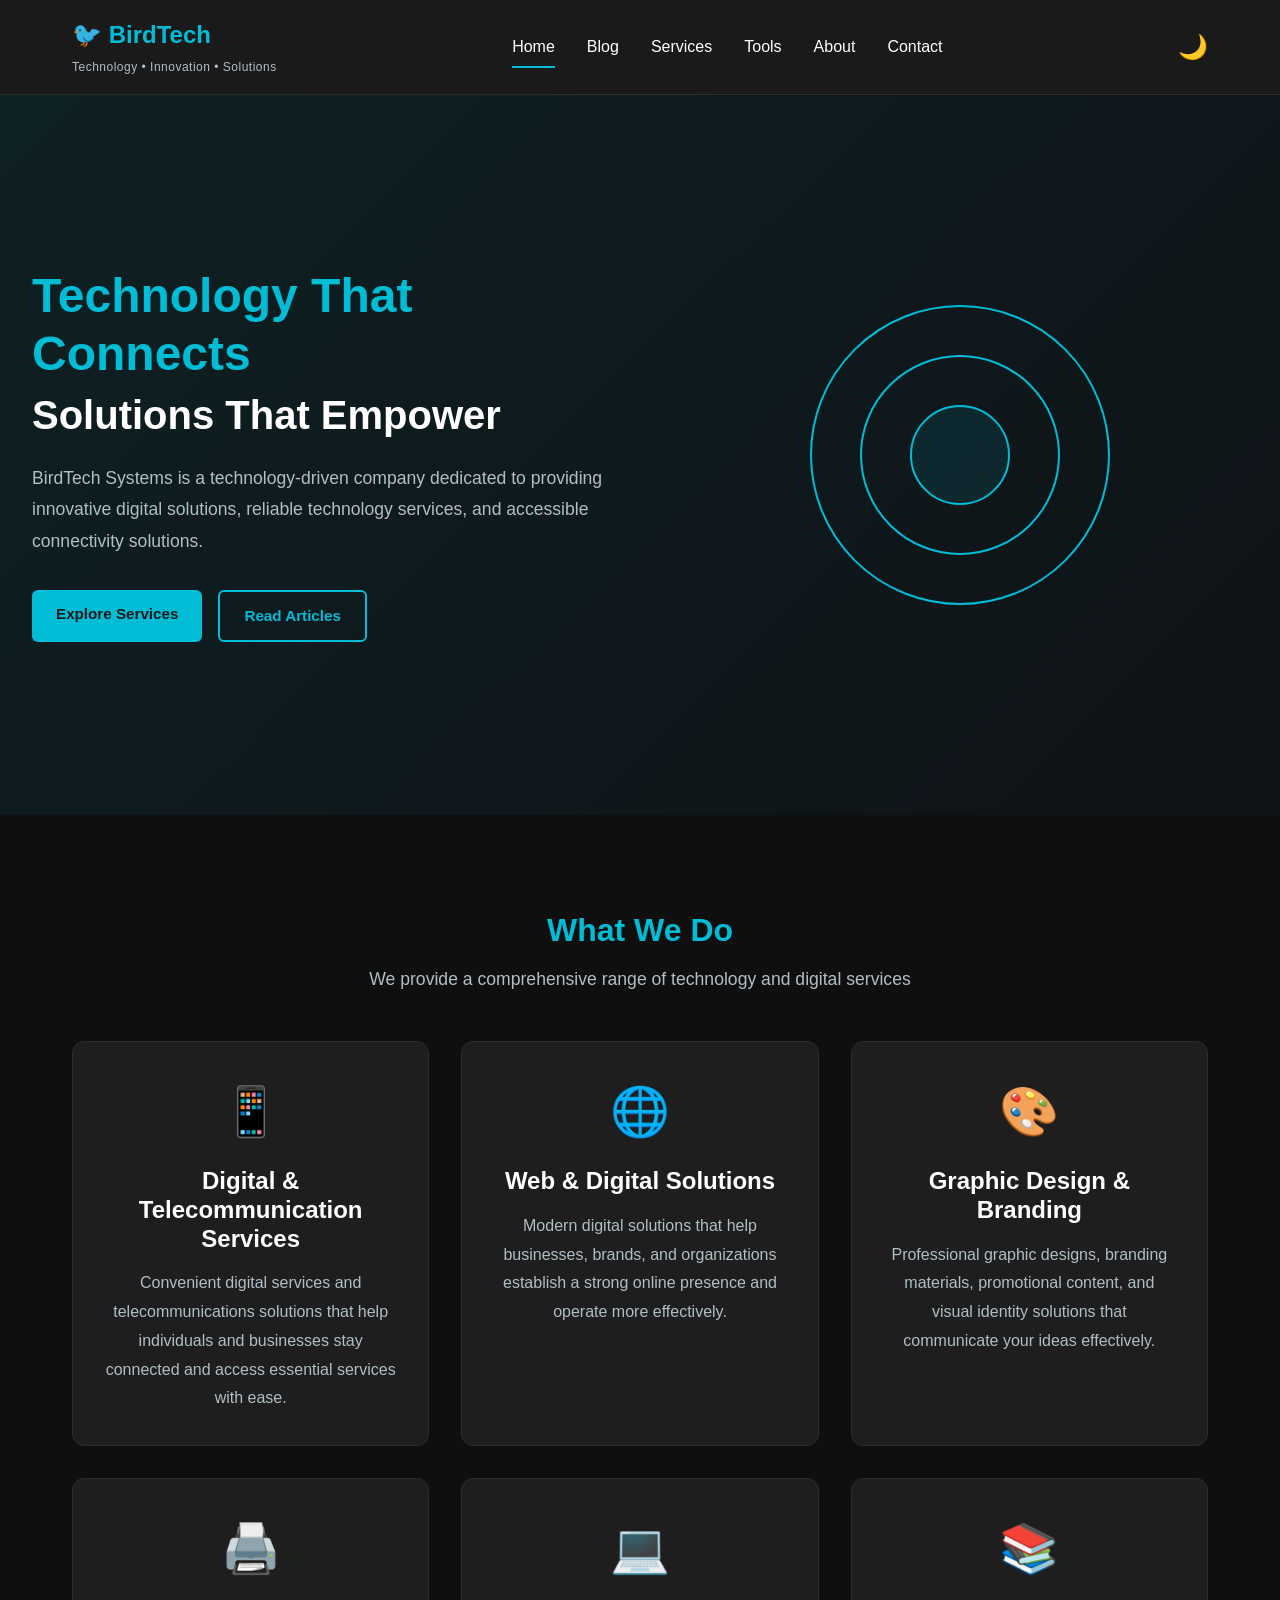
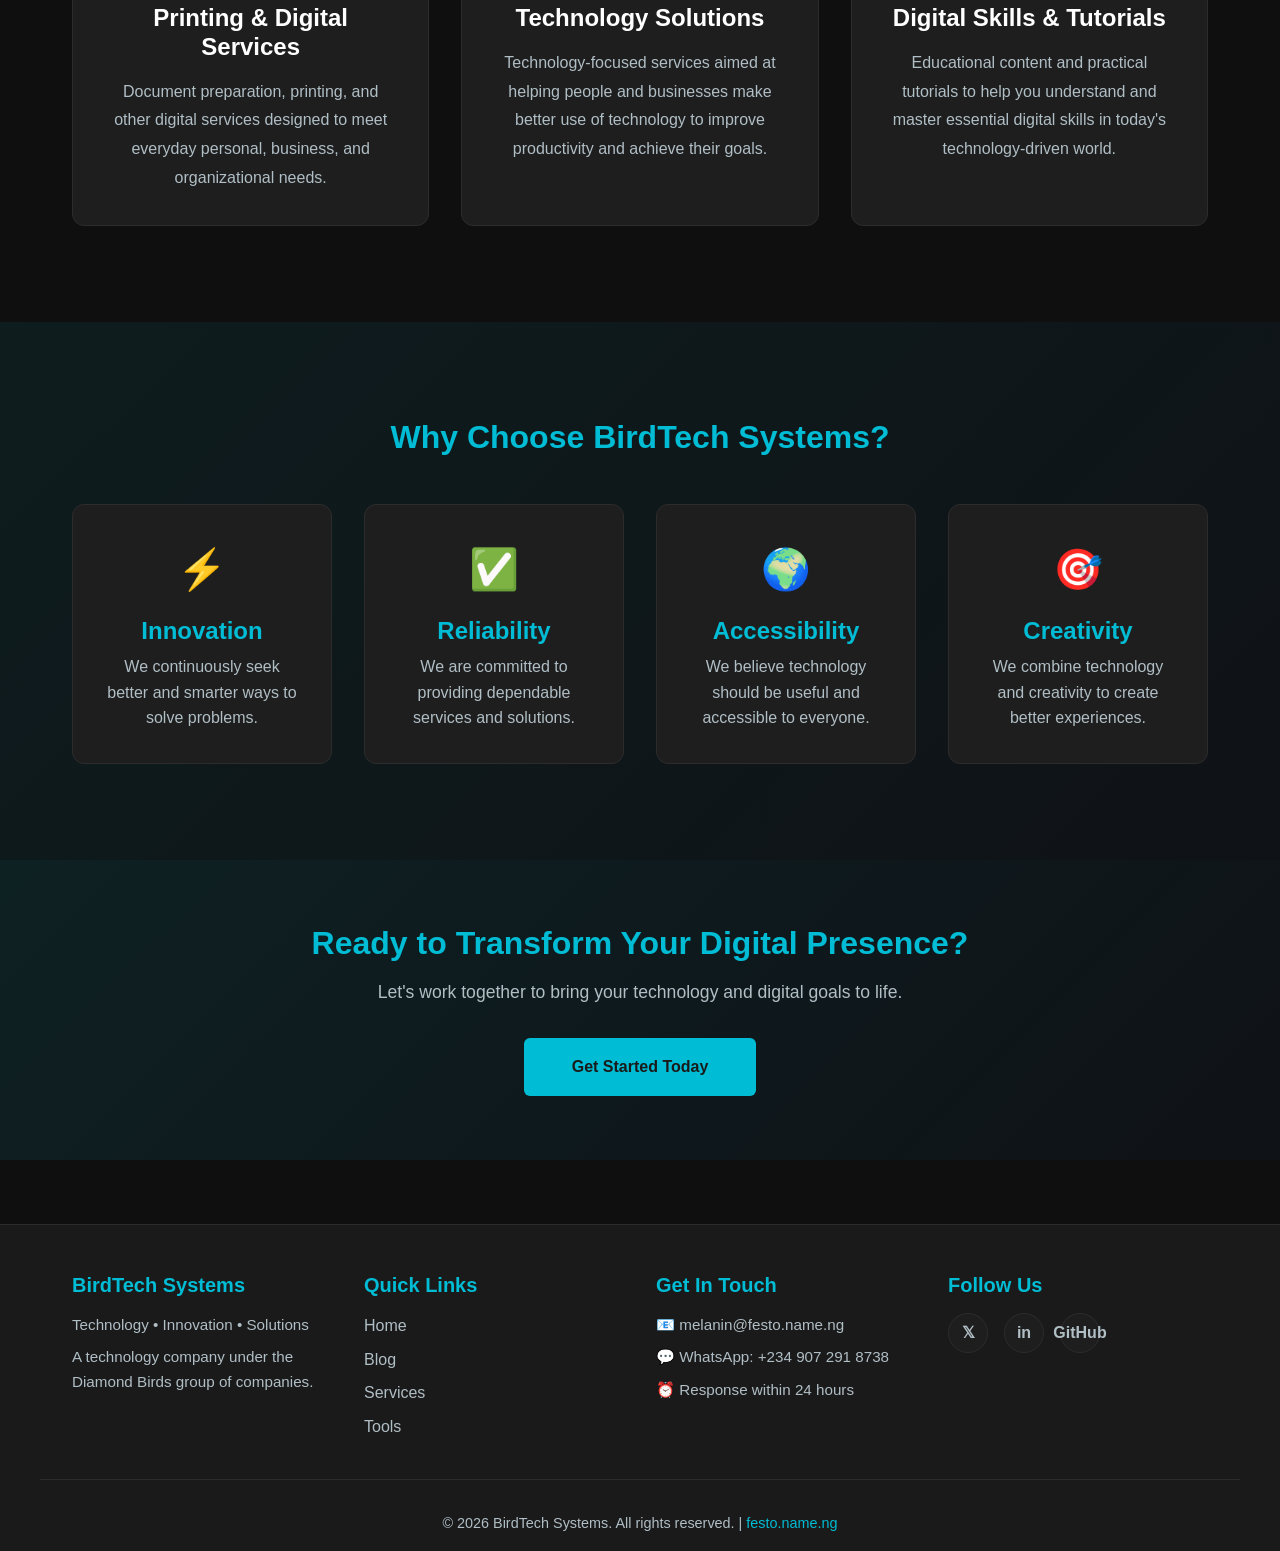
<file: index.html>
<!DOCTYPE html>
<html lang="en">
<head>
    <meta charset="UTF-8">
    <meta name="viewport" content="width=device-width, initial-scale=1.0">
    <meta name="description" content="BirdTech Systems - Technology that connects. Solutions that empower. Digital services, web solutions, graphic design & tech innovation.">
    <meta name="keywords" content="technology, digital services, web solutions, graphic design, branding, domains, hosting">
    <meta name="author" content="BirdTech Systems">
    <meta property="og:title" content="BirdTech Systems - Technology. Innovation. Possibilities.">
    <meta property="og:description" content="Providing innovative digital solutions and accessible technology services.">
    <meta property="og:type" content="website">
    <meta property="og:url" content="https://festo.name.ng">
    <meta name="theme-color" content="#00bcd4">
    <link rel="manifest" href="manifest.json">
    <link rel="icon" type="image/svg+xml" href="data:image/svg+xml,<svg xmlns='http://www.w3.org/2000/svg' viewBox='0 0 100 100'><text y='75' font-size='75' fill='%2300bcd4'>B</text></svg>">
    <title>BirdTech Systems - Technology. Innovation. Possibilities.</title>
    <link rel="stylesheet" href="css/style.css">
</head>
<body>
    <!-- Navigation -->
    <header id="header">
        <nav class="navbar">
            <div class="nav-container">
                <div class="logo-section">
                    <div class="logo">🐦 BirdTech</div>
                    <span class="tagline">Technology • Innovation • Solutions</span>
                </div>
                <ul class="nav-links">
                    <li><a href="index.html" class="active">Home</a></li>
                    <li><a href="blog.html">Blog</a></li>
                    <li><a href="services.html">Services</a></li>
                    <li><a href="tools.html">Tools</a></li>
                    <li><a href="about.html">About</a></li>
                    <li><a href="contact.html">Contact</a></li>
                </ul>
                <div class="nav-controls">
                    <button id="darkModeToggle" class="theme-toggle" title="Toggle dark mode">🌙</button>
                    <div class="burger">
                        <div class="line1"></div>
                        <div class="line2"></div>
                        <div class="line3"></div>
                    </div>
                </div>
            </div>
        </nav>
    </header>

    <!-- Hero Section -->
    <section class="hero">
        <div class="hero-content">
            <h1>Technology That Connects</h1>
            <h2>Solutions That Empower</h2>
            <p class="hero-tagline">BirdTech Systems is a technology-driven company dedicated to providing innovative digital solutions, reliable technology services, and accessible connectivity solutions.</p>
            <div class="hero-buttons">
                <a href="services.html" class="btn btn-primary">Explore Services</a>
                <a href="blog.html" class="btn btn-secondary">Read Articles</a>
            </div>
        </div>
        <div class="hero-image">
            <div class="tech-illustration">
                <div class="circle circle-1"></div>
                <div class="circle circle-2"></div>
                <div class="circle circle-3"></div>
            </div>
        </div>
    </section>

    <!-- What We Do Section -->
    <section class="what-we-do">
        <div class="container">
            <h2>What We Do</h2>
            <p class="section-subtitle">We provide a comprehensive range of technology and digital services</p>
            <div class="services-grid">
                <div class="service-card">
                    <div class="service-icon">📱</div>
                    <h3>Digital & Telecommunication Services</h3>
                    <p>Convenient digital services and telecommunications solutions that help individuals and businesses stay connected and access essential services with ease.</p>
                </div>
                <div class="service-card">
                    <div class="service-icon">🌐</div>
                    <h3>Web & Digital Solutions</h3>
                    <p>Modern digital solutions that help businesses, brands, and organizations establish a strong online presence and operate more effectively.</p>
                </div>
                <div class="service-card">
                    <div class="service-icon">🎨</div>
                    <h3>Graphic Design & Branding</h3>
                    <p>Professional graphic designs, branding materials, promotional content, and visual identity solutions that communicate your ideas effectively.</p>
                </div>
                <div class="service-card">
                    <div class="service-icon">🖨️</div>
                    <h3>Printing & Digital Services</h3>
                    <p>Document preparation, printing, and other digital services designed to meet everyday personal, business, and organizational needs.</p>
                </div>
                <div class="service-card">
                    <div class="service-icon">💻</div>
                    <h3>Technology Solutions</h3>
                    <p>Technology-focused services aimed at helping people and businesses make better use of technology to improve productivity and achieve their goals.</p>
                </div>
                <div class="service-card">
                    <div class="service-icon">📚</div>
                    <h3>Digital Skills & Tutorials</h3>
                    <p>Educational content and practical tutorials to help you understand and master essential digital skills in today's technology-driven world.</p>
                </div>
            </div>
        </div>
    </section>

    <!-- Why Choose Us Section -->
    <section class="why-choose-us">
        <div class="container">
            <h2>Why Choose BirdTech Systems?</h2>
            <div class="features-grid">
                <div class="feature-item">
                    <div class="feature-icon">⚡</div>
                    <h3>Innovation</h3>
                    <p>We continuously seek better and smarter ways to solve problems.</p>
                </div>
                <div class="feature-item">
                    <div class="feature-icon">✅</div>
                    <h3>Reliability</h3>
                    <p>We are committed to providing dependable services and solutions.</p>
                </div>
                <div class="feature-item">
                    <div class="feature-icon">🌍</div>
                    <h3>Accessibility</h3>
                    <p>We believe technology should be useful and accessible to everyone.</p>
                </div>
                <div class="feature-item">
                    <div class="feature-icon">🎯</div>
                    <h3>Creativity</h3>
                    <p>We combine technology and creativity to create better experiences.</p>
                </div>
            </div>
        </div>
    </section>

    <!-- CTA Section -->
    <section class="cta-section">
        <div class="container">
            <h2>Ready to Transform Your Digital Presence?</h2>
            <p>Let's work together to bring your technology and digital goals to life.</p>
            <a href="contact.html" class="btn btn-primary btn-large">Get Started Today</a>
        </div>
    </section>

    <!-- Footer -->
    <footer>
        <div class="footer-content">
            <div class="footer-section">
                <h4>BirdTech Systems</h4>
                <p>Technology • Innovation • Solutions</p>
                <p>A technology company under the Diamond Birds group of companies.</p>
            </div>
            <div class="footer-section">
                <h4>Quick Links</h4>
                <ul>
                    <li><a href="index.html">Home</a></li>
                    <li><a href="blog.html">Blog</a></li>
                    <li><a href="services.html">Services</a></li>
                    <li><a href="tools.html">Tools</a></li>
                </ul>
            </div>
            <div class="footer-section">
                <h4>Get In Touch</h4>
                <p>📧 <a href="mailto:melanin@festo.name.ng">melanin@festo.name.ng</a></p>
                <p>💬 <a href="https://wa.me/2349072918738" target="_blank">WhatsApp: +234 907 291 8738</a></p>
                <p>⏰ Response within 24 hours</p>
            </div>
            <div class="footer-section">
                <h4>Follow Us</h4>
                <div class="social-links">
                    <a href="#" class="social-icon" title="Twitter">𝕏</a>
                    <a href="#" class="social-icon" title="LinkedIn">in</a>
                    <a href="#" class="social-icon" title="GitHub">GitHub</a>
                </div>
            </div>
        </div>
        <div class="footer-bottom">
            <p>&copy; 2026 BirdTech Systems. All rights reserved. | <a href="https://festo.name.ng">festo.name.ng</a></p>
        </div>
    </footer>

    <script src="js/app.js"></script>
</body>
</html>
</file>
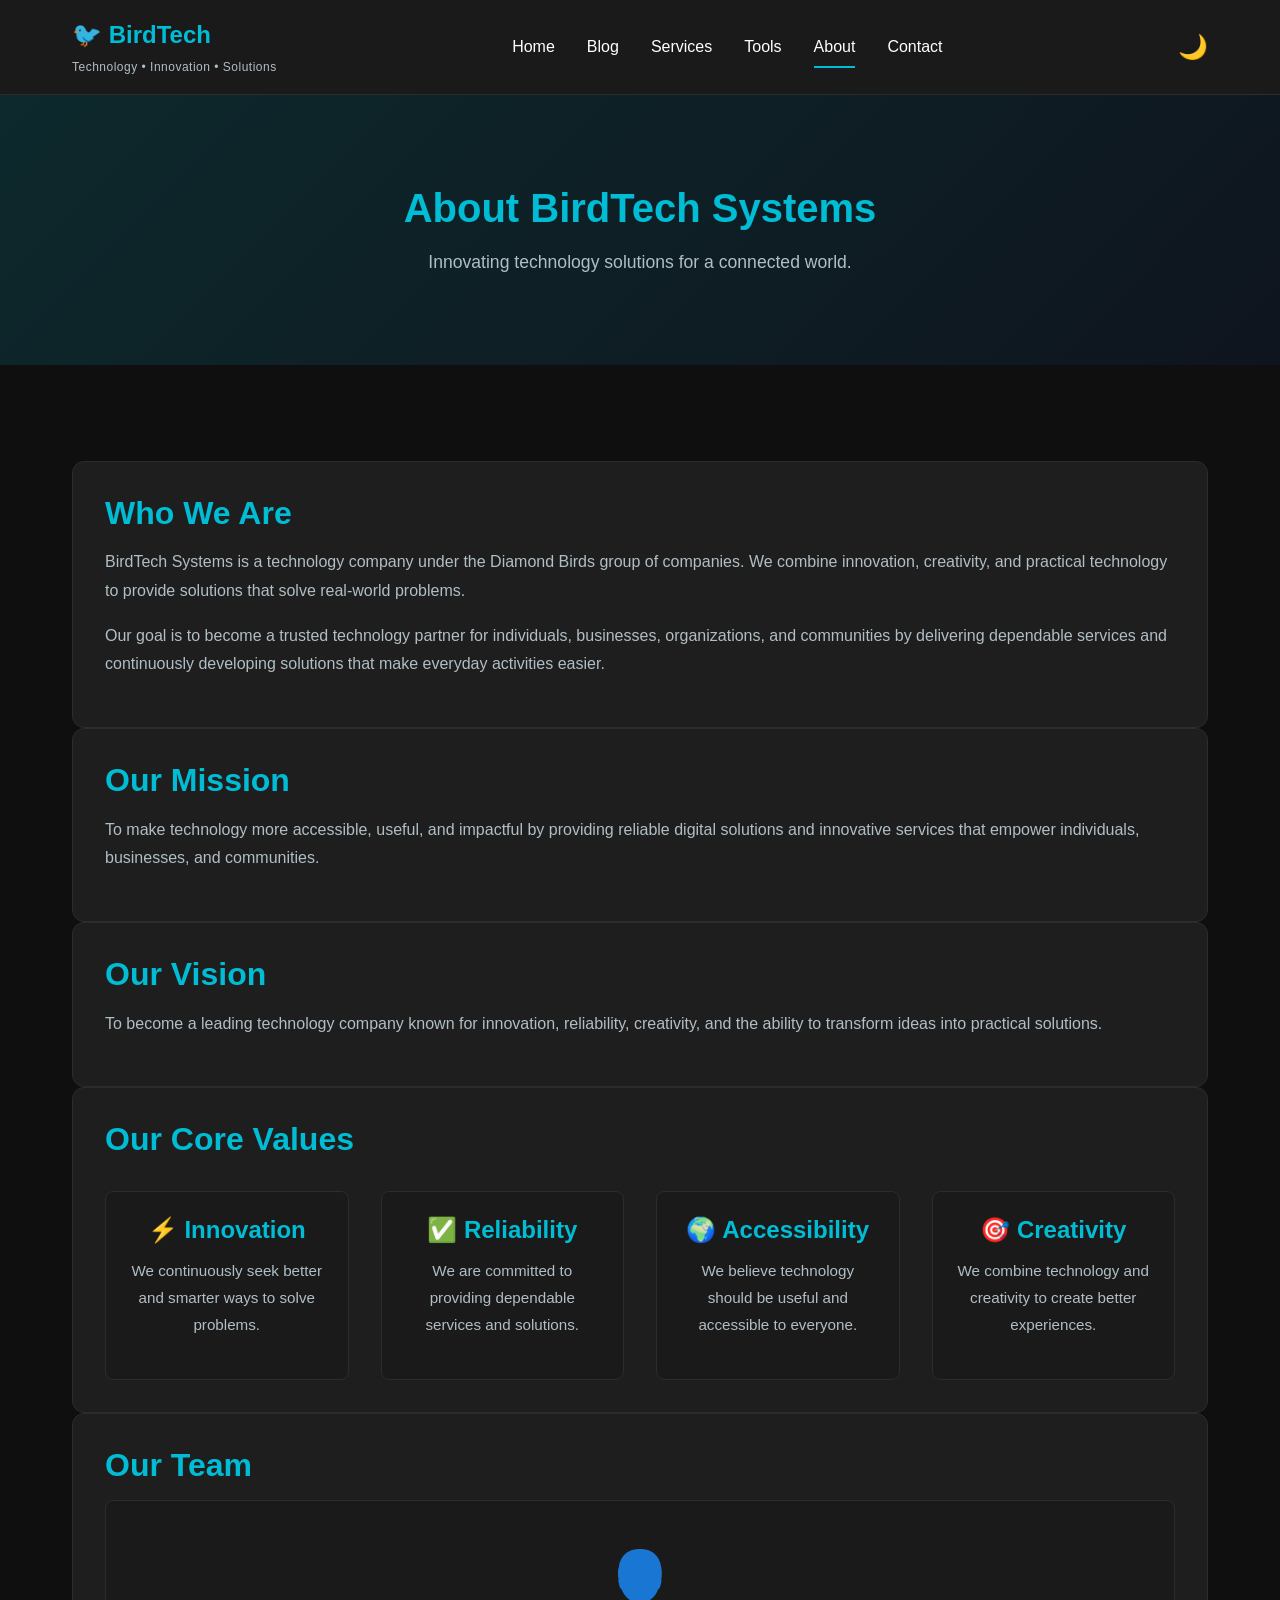
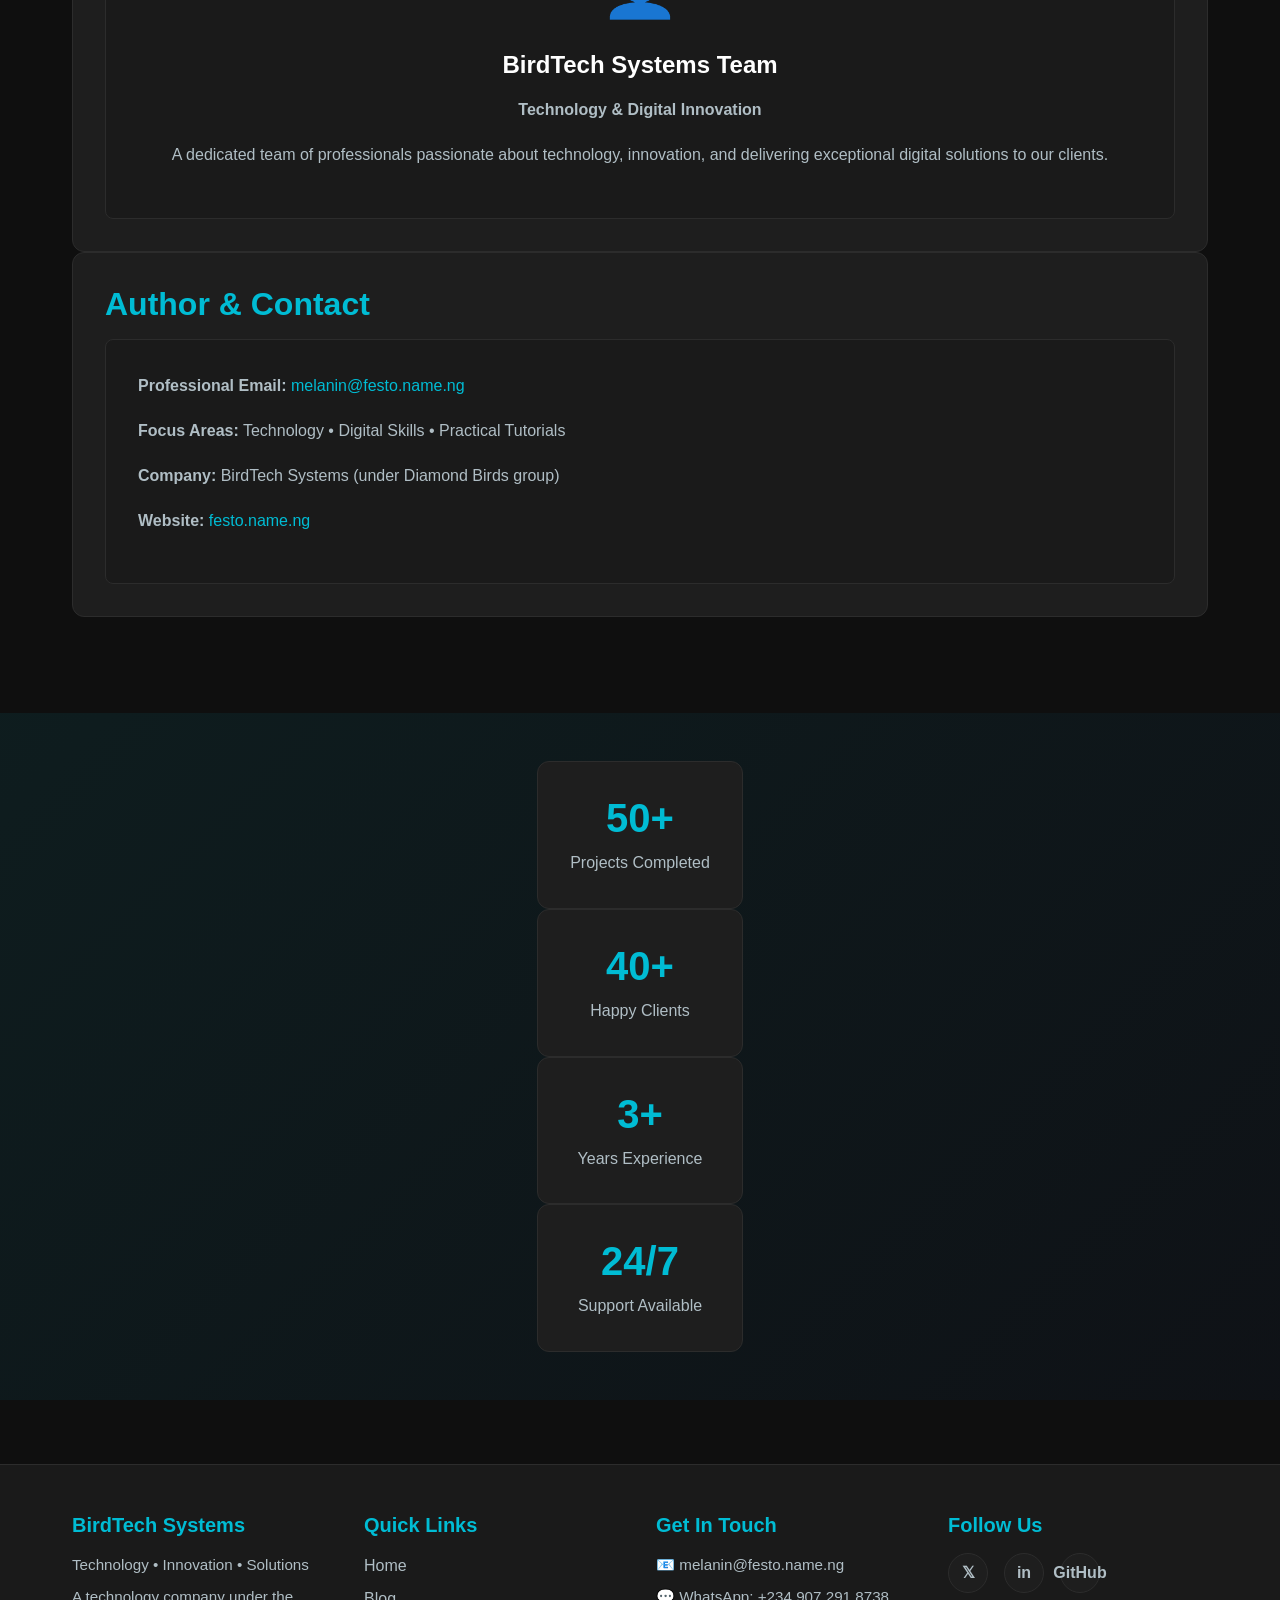
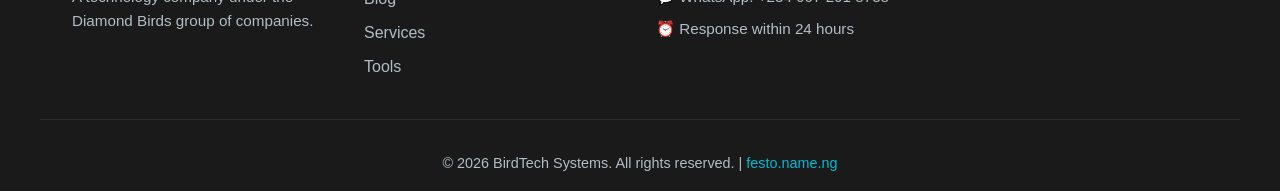
<file: about.html>
<!DOCTYPE html>
<html lang="en">
<head>
    <meta charset="UTF-8">
    <meta name="viewport" content="width=device-width, initial-scale=1.0">
    <meta name="description" content="About BirdTech Systems - Learn about our mission, vision, and the team behind innovative technology solutions.">
    <meta name="keywords" content="about, company, mission, vision, team, BirdTech">
    <meta property="og:title" content="About - BirdTech Systems">
    <meta property="og:description" content="Learn about BirdTech Systems and our commitment to technology innovation.">
    <meta name="theme-color" content="#00bcd4">
    <link rel="manifest" href="manifest.json">
    <title>About - BirdTech Systems</title>
    <link rel="stylesheet" href="css/style.css">
</head>
<body>
    <!-- Navigation -->
    <header id="header">
        <nav class="navbar">
            <div class="nav-container">
                <div class="logo-section">
                    <div class="logo">🐦 BirdTech</div>
                    <span class="tagline">Technology • Innovation • Solutions</span>
                </div>
                <ul class="nav-links">
                    <li><a href="index.html">Home</a></li>
                    <li><a href="blog.html">Blog</a></li>
                    <li><a href="services.html">Services</a></li>
                    <li><a href="tools.html">Tools</a></li>
                    <li><a href="about.html" class="active">About</a></li>
                    <li><a href="contact.html">Contact</a></li>
                </ul>
                <div class="nav-controls">
                    <button id="darkModeToggle" class="theme-toggle" title="Toggle dark mode">🌙</button>
                    <div class="burger">
                        <div class="line1"></div>
                        <div class="line2"></div>
                        <div class="line3"></div>
                    </div>
                </div>
            </div>
        </nav>
    </header>

    <!-- Page Hero -->
    <section class="page-hero">
        <div class="container">
            <h1>About BirdTech Systems</h1>
            <p>Innovating technology solutions for a connected world.</p>
        </div>
    </section>

    <!-- About Content -->
    <section class="about-content">
        <div class="container">
            <div class="about-section">
                <h2>Who We Are</h2>
                <p>BirdTech Systems is a technology company under the Diamond Birds group of companies. We combine innovation, creativity, and practical technology to provide solutions that solve real-world problems.</p>
                <p>Our goal is to become a trusted technology partner for individuals, businesses, organizations, and communities by delivering dependable services and continuously developing solutions that make everyday activities easier.</p>
            </div>

            <div class="about-section">
                <h2>Our Mission</h2>
                <p>To make technology more accessible, useful, and impactful by providing reliable digital solutions and innovative services that empower individuals, businesses, and communities.</p>
            </div>

            <div class="about-section">
                <h2>Our Vision</h2>
                <p>To become a leading technology company known for innovation, reliability, creativity, and the ability to transform ideas into practical solutions.</p>
            </div>

            <div class="about-section">
                <h2>Our Core Values</h2>
                <div class="values-grid">
                    <div class="value-item">
                        <h3>⚡ Innovation</h3>
                        <p>We continuously seek better and smarter ways to solve problems.</p>
                    </div>
                    <div class="value-item">
                        <h3>✅ Reliability</h3>
                        <p>We are committed to providing dependable services and solutions.</p>
                    </div>
                    <div class="value-item">
                        <h3>🌍 Accessibility</h3>
                        <p>We believe technology should be useful and accessible to everyone.</p>
                    </div>
                    <div class="value-item">
                        <h3>🎯 Creativity</h3>
                        <p>We combine technology and creativity to create better experiences.</p>
                    </div>
                </div>
            </div>

            <div class="about-section">
                <h2>Our Team</h2>
                <div class="team-info">
                    <div class="team-member">
                        <div class="member-avatar">👤</div>
                        <h3>BirdTech Systems Team</h3>
                        <p class="member-role">Technology & Digital Innovation</p>
                        <p>A dedicated team of professionals passionate about technology, innovation, and delivering exceptional digital solutions to our clients.</p>
                    </div>
                </div>
            </div>

            <div class="about-section">
                <h2>Author & Contact</h2>
                <div class="author-info">
                    <p><strong>Professional Email:</strong> <a href="mailto:melanin@festo.name.ng">melanin@festo.name.ng</a></p>
                    <p><strong>Focus Areas:</strong> Technology • Digital Skills • Practical Tutorials</p>
                    <p><strong>Company:</strong> BirdTech Systems (under Diamond Birds group)</p>
                    <p><strong>Website:</strong> <a href="https://festo.name.ng">festo.name.ng</a></p>
                </div>
            </div>
        </div>
    </section>

    <!-- Stats Section -->
    <section class="about-stats">
        <div class="container">
            <div class="stat-item">
                <h3 class="stat-number">50+</h3>
                <p class="stat-label">Projects Completed</p>
            </div>
            <div class="stat-item">
                <h3 class="stat-number">40+</h3>
                <p class="stat-label">Happy Clients</p>
            </div>
            <div class="stat-item">
                <h3 class="stat-number">3+</h3>
                <p class="stat-label">Years Experience</p>
            </div>
            <div class="stat-item">
                <h3 class="stat-number">24/7</h3>
                <p class="stat-label">Support Available</p>
            </div>
        </div>
    </section>

    <!-- Footer -->
    <footer>
        <div class="footer-content">
            <div class="footer-section">
                <h4>BirdTech Systems</h4>
                <p>Technology • Innovation • Solutions</p>
                <p>A technology company under the Diamond Birds group of companies.</p>
            </div>
            <div class="footer-section">
                <h4>Quick Links</h4>
                <ul>
                    <li><a href="index.html">Home</a></li>
                    <li><a href="blog.html">Blog</a></li>
                    <li><a href="services.html">Services</a></li>
                    <li><a href="tools.html">Tools</a></li>
                </ul>
            </div>
            <div class="footer-section">
                <h4>Get In Touch</h4>
                <p>📧 <a href="mailto:melanin@festo.name.ng">melanin@festo.name.ng</a></p>
                <p>💬 <a href="https://wa.me/2349072918738" target="_blank">WhatsApp: +234 907 291 8738</a></p>
                <p>⏰ Response within 24 hours</p>
            </div>
            <div class="footer-section">
                <h4>Follow Us</h4>
                <div class="social-links">
                    <a href="#" class="social-icon" title="Twitter">𝕏</a>
                    <a href="#" class="social-icon" title="LinkedIn">in</a>
                    <a href="#" class="social-icon" title="GitHub">GitHub</a>
                </div>
            </div>
        </div>
        <div class="footer-bottom">
            <p>&copy; 2026 BirdTech Systems. All rights reserved. | <a href="https://festo.name.ng">festo.name.ng</a></p>
        </div>
    </footer>

    <script src="js/app.js"></script>
</body>
</html>
</file>
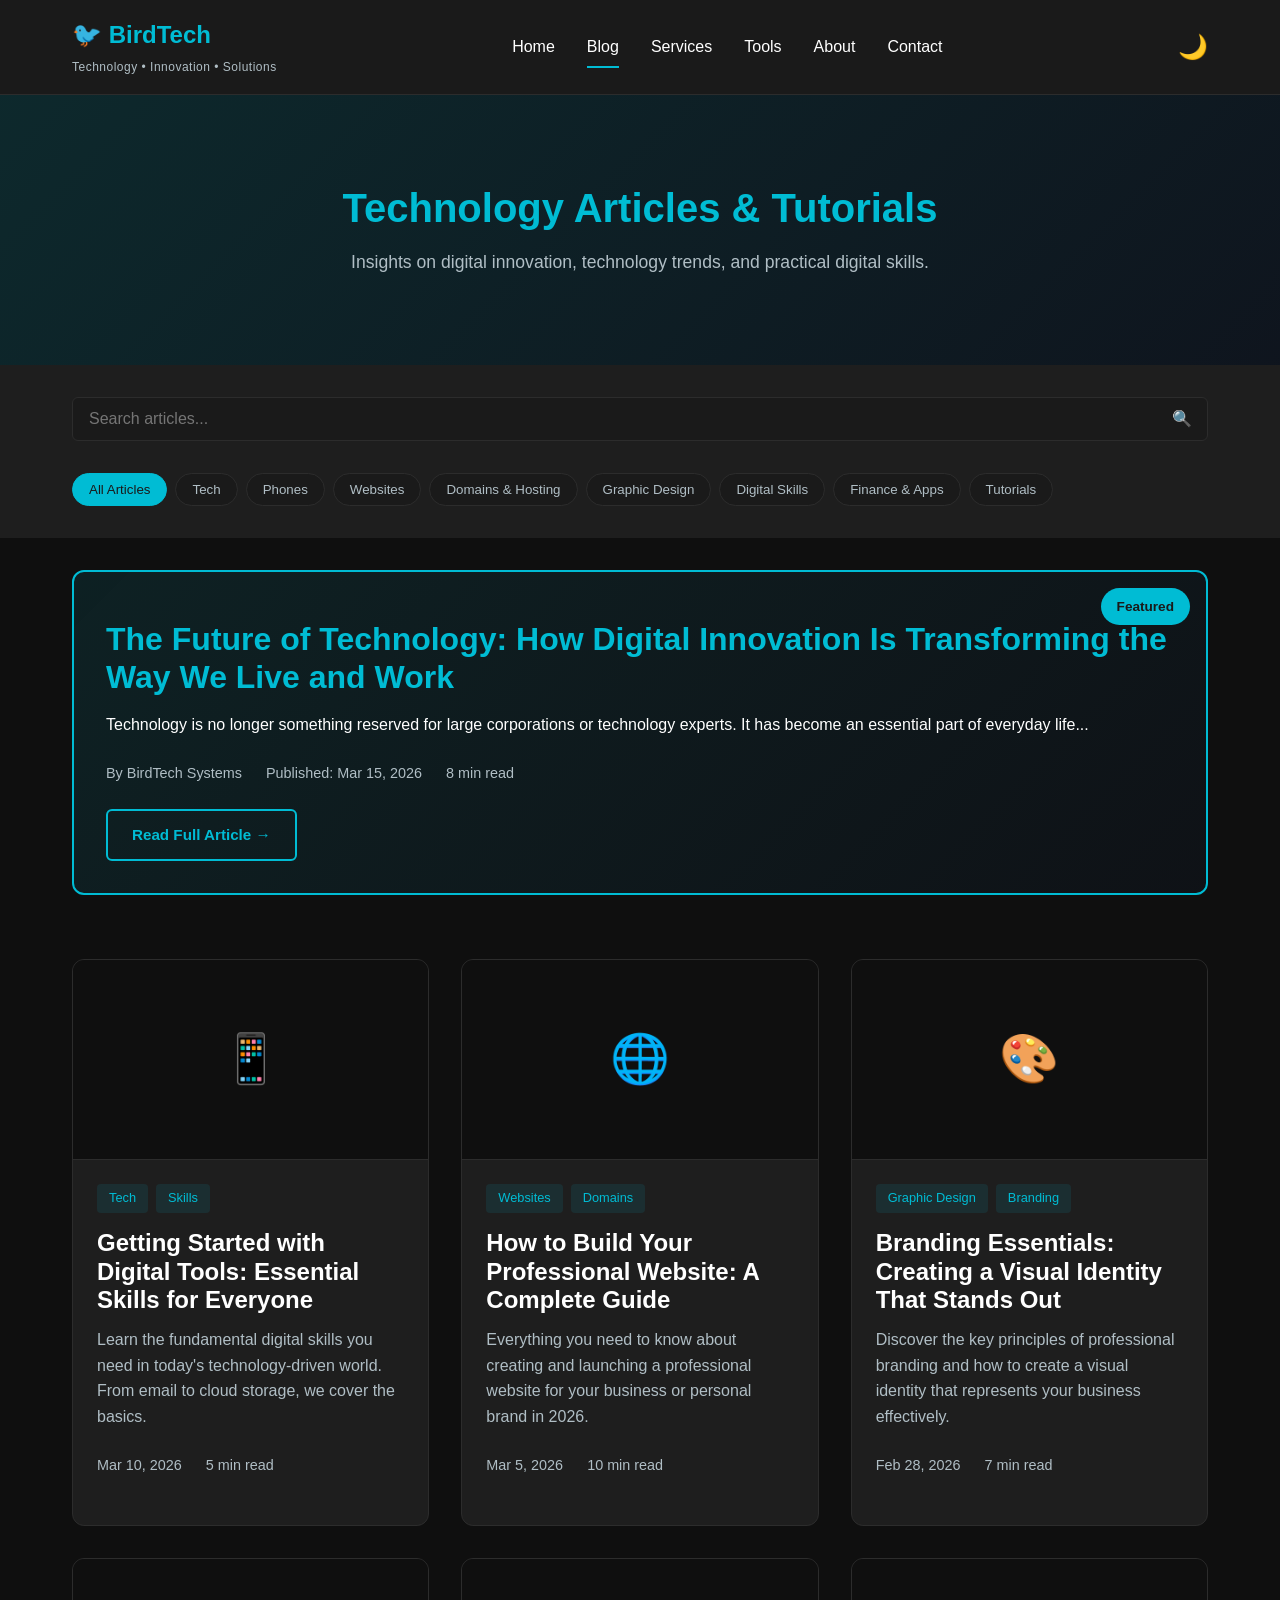
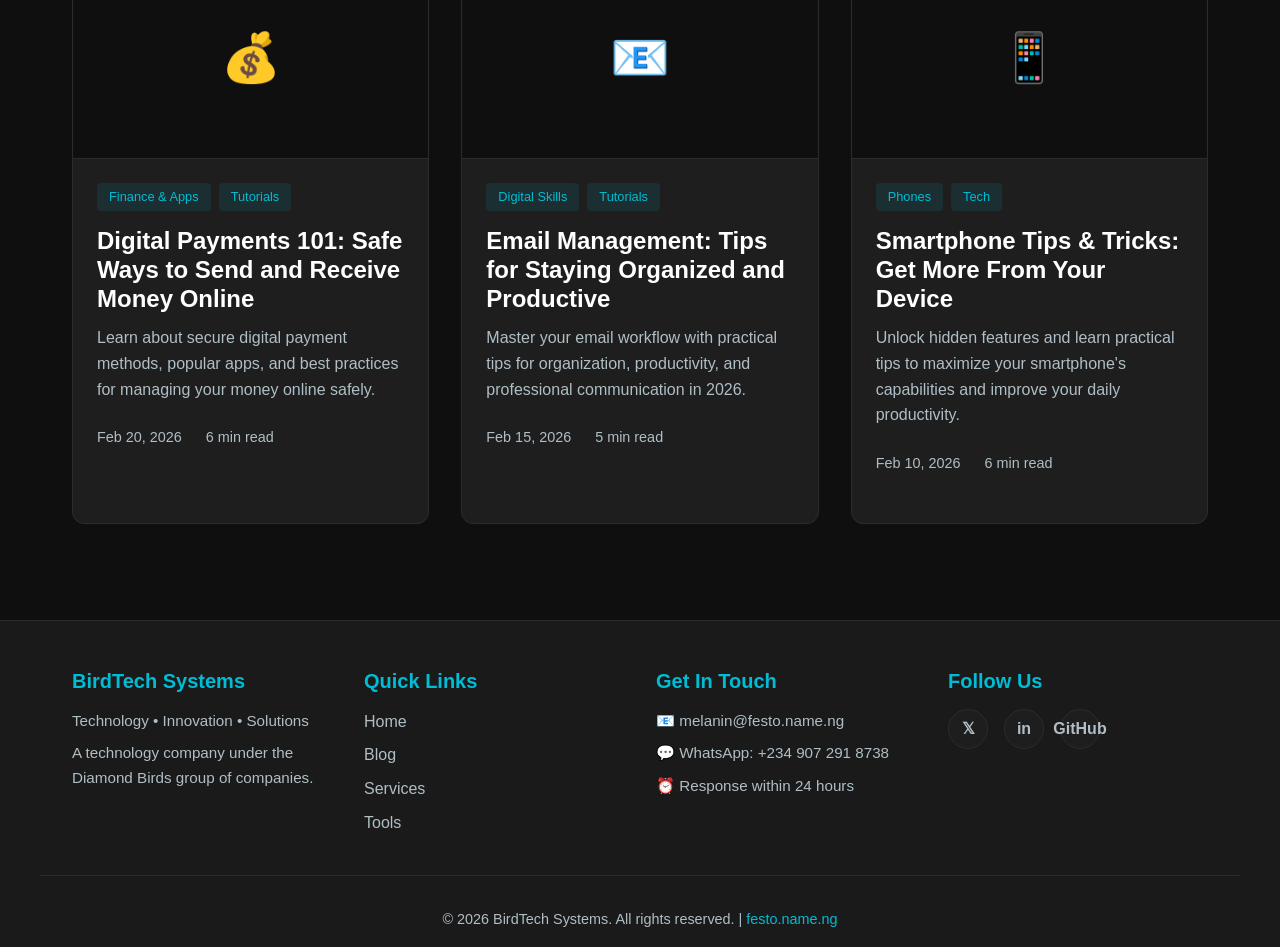
<file: blog.html>
<!DOCTYPE html>
<html lang="en">
<head>
    <meta charset="UTF-8">
    <meta name="viewport" content="width=device-width, initial-scale=1.0">
    <meta name="description" content="BirdTech Blog - Technology articles, digital skills, tutorials, and insights on innovation and digital transformation.">
    <meta name="keywords" content="blog, technology, digital skills, tutorials, articles, tech news">
    <meta property="og:title" content="Blog - BirdTech Systems">
    <meta property="og:description" content="Read articles about technology, digital skills, and practical tutorials.">
    <meta name="theme-color" content="#00bcd4">
    <link rel="manifest" href="manifest.json">
    <title>Blog - BirdTech Systems</title>
    <link rel="stylesheet" href="css/style.css">
</head>
<body>
    <!-- Navigation -->
    <header id="header">
        <nav class="navbar">
            <div class="nav-container">
                <div class="logo-section">
                    <div class="logo">🐦 BirdTech</div>
                    <span class="tagline">Technology • Innovation • Solutions</span>
                </div>
                <ul class="nav-links">
                    <li><a href="index.html">Home</a></li>
                    <li><a href="blog.html" class="active">Blog</a></li>
                    <li><a href="services.html">Services</a></li>
                    <li><a href="tools.html">Tools</a></li>
                    <li><a href="about.html">About</a></li>
                    <li><a href="contact.html">Contact</a></li>
                </ul>
                <div class="nav-controls">
                    <button id="darkModeToggle" class="theme-toggle" title="Toggle dark mode">🌙</button>
                    <div class="burger">
                        <div class="line1"></div>
                        <div class="line2"></div>
                        <div class="line3"></div>
                    </div>
                </div>
            </div>
        </nav>
    </header>

    <!-- Blog Header -->
    <section class="page-hero">
        <div class="container">
            <h1>Technology Articles & Tutorials</h1>
            <p>Insights on digital innovation, technology trends, and practical digital skills.</p>
        </div>
    </section>

    <!-- Blog Search & Filter -->
    <section class="blog-controls">
        <div class="container">
            <div class="search-box">
                <input type="text" id="searchInput" placeholder="Search articles..." class="search-input">
                <span class="search-icon">🔍</span>
            </div>
            <div class="filter-tags">
                <button class="tag-btn active" data-tag="all">All Articles</button>
                <button class="tag-btn" data-tag="tech">Tech</button>
                <button class="tag-btn" data-tag="phones">Phones</button>
                <button class="tag-btn" data-tag="websites">Websites</button>
                <button class="tag-btn" data-tag="domains">Domains & Hosting</button>
                <button class="tag-btn" data-tag="design">Graphic Design</button>
                <button class="tag-btn" data-tag="skills">Digital Skills</button>
                <button class="tag-btn" data-tag="finance">Finance & Apps</button>
                <button class="tag-btn" data-tag="tutorials">Tutorials</button>
            </div>
        </div>
    </section>

    <!-- Featured Article -->
    <section class="featured-article">
        <div class="container">
            <div class="featured-card">
                <div class="featured-content">
                    <span class="featured-badge">Featured</span>
                    <h2>The Future of Technology: How Digital Innovation Is Transforming the Way We Live and Work</h2>
                    <p>Technology is no longer something reserved for large corporations or technology experts. It has become an essential part of everyday life...</p>
                    <div class="article-meta">
                        <span class="author">By BirdTech Systems</span>
                        <span class="date">Published: Mar 15, 2026</span>
                        <span class="reading-time">8 min read</span>
                    </div>
                    <a href="articles/future-of-technology.html" class="btn btn-secondary">Read Full Article →</a>
                </div>
            </div>
        </div>
    </section>

    <!-- Articles Grid -->
    <section class="blog-grid">
        <div class="container">
            <div class="articles-list" id="articlesList">
                <!-- Articles will be loaded here by JavaScript -->
                <article class="article-card" data-tags="tech,skills,tutorials">
                    <div class="article-image">
                        <div class="image-placeholder">📱</div>
                    </div>
                    <div class="article-content">
                        <div class="article-tags">
                            <span class="tag">Tech</span>
                            <span class="tag">Skills</span>
                        </div>
                        <h3><a href="articles/digital-basics.html">Getting Started with Digital Tools: Essential Skills for Everyone</a></h3>
                        <p>Learn the fundamental digital skills you need in today's technology-driven world. From email to cloud storage, we cover the basics.</p>
                        <div class="article-meta">
                            <span class="date">Mar 10, 2026</span>
                            <span class="reading-time">5 min read</span>
                        </div>
                    </div>
                </article>

                <article class="article-card" data-tags="websites,domains">
                    <div class="article-image">
                        <div class="image-placeholder">🌐</div>
                    </div>
                    <div class="article-content">
                        <div class="article-tags">
                            <span class="tag">Websites</span>
                            <span class="tag">Domains</span>
                        </div>
                        <h3><a href="articles/build-website.html">How to Build Your Professional Website: A Complete Guide</a></h3>
                        <p>Everything you need to know about creating and launching a professional website for your business or personal brand in 2026.</p>
                        <div class="article-meta">
                            <span class="date">Mar 5, 2026</span>
                            <span class="reading-time">10 min read</span>
                        </div>
                    </div>
                </article>

                <article class="article-card" data-tags="design,branding">
                    <div class="article-image">
                        <div class="image-placeholder">🎨</div>
                    </div>
                    <div class="article-content">
                        <div class="article-tags">
                            <span class="tag">Graphic Design</span>
                            <span class="tag">Branding</span>
                        </div>
                        <h3><a href="articles/branding-basics.html">Branding Essentials: Creating a Visual Identity That Stands Out</a></h3>
                        <p>Discover the key principles of professional branding and how to create a visual identity that represents your business effectively.</p>
                        <div class="article-meta">
                            <span class="date">Feb 28, 2026</span>
                            <span class="reading-time">7 min read</span>
                        </div>
                    </div>
                </article>

                <article class="article-card" data-tags="finance,apps">
                    <div class="article-image">
                        <div class="image-placeholder">💰</div>
                    </div>
                    <div class="article-content">
                        <div class="article-tags">
                            <span class="tag">Finance & Apps</span>
                            <span class="tag">Tutorials</span>
                        </div>
                        <h3><a href="articles/digital-payments.html">Digital Payments 101: Safe Ways to Send and Receive Money Online</a></h3>
                        <p>Learn about secure digital payment methods, popular apps, and best practices for managing your money online safely.</p>
                        <div class="article-meta">
                            <span class="date">Feb 20, 2026</span>
                            <span class="reading-time">6 min read</span>
                        </div>
                    </div>
                </article>

                <article class="article-card" data-tags="skills,tutorials">
                    <div class="article-image">
                        <div class="image-placeholder">📧</div>
                    </div>
                    <div class="article-content">
                        <div class="article-tags">
                            <span class="tag">Digital Skills</span>
                            <span class="tag">Tutorials</span>
                        </div>
                        <h3><a href="articles/email-mastery.html">Email Management: Tips for Staying Organized and Productive</a></h3>
                        <p>Master your email workflow with practical tips for organization, productivity, and professional communication in 2026.</p>
                        <div class="article-meta">
                            <span class="date">Feb 15, 2026</span>
                            <span class="reading-time">5 min read</span>
                        </div>
                    </div>
                </article>

                <article class="article-card" data-tags="phones,tech">
                    <div class="article-image">
                        <div class="image-placeholder">📱</div>
                    </div>
                    <div class="article-content">
                        <div class="article-tags">
                            <span class="tag">Phones</span>
                            <span class="tag">Tech</span>
                        </div>
                        <h3><a href="articles/smartphone-tips.html">Smartphone Tips & Tricks: Get More From Your Device</a></h3>
                        <p>Unlock hidden features and learn practical tips to maximize your smartphone's capabilities and improve your daily productivity.</p>
                        <div class="article-meta">
                            <span class="date">Feb 10, 2026</span>
                            <span class="reading-time">6 min read</span>
                        </div>
                    </div>
                </article>
            </div>
        </div>
    </section>

    <!-- Footer -->
    <footer>
        <div class="footer-content">
            <div class="footer-section">
                <h4>BirdTech Systems</h4>
                <p>Technology • Innovation • Solutions</p>
                <p>A technology company under the Diamond Birds group of companies.</p>
            </div>
            <div class="footer-section">
                <h4>Quick Links</h4>
                <ul>
                    <li><a href="index.html">Home</a></li>
                    <li><a href="blog.html">Blog</a></li>
                    <li><a href="services.html">Services</a></li>
                    <li><a href="tools.html">Tools</a></li>
                </ul>
            </div>
            <div class="footer-section">
                <h4>Get In Touch</h4>
                <p>📧 <a href="mailto:melanin@festo.name.ng">melanin@festo.name.ng</a></p>
                <p>💬 <a href="https://wa.me/2349072918738" target="_blank">WhatsApp: +234 907 291 8738</a></p>
                <p>⏰ Response within 24 hours</p>
            </div>
            <div class="footer-section">
                <h4>Follow Us</h4>
                <div class="social-links">
                    <a href="#" class="social-icon" title="Twitter">𝕏</a>
                    <a href="#" class="social-icon" title="LinkedIn">in</a>
                    <a href="#" class="social-icon" title="GitHub">GitHub</a>
                </div>
            </div>
        </div>
        <div class="footer-bottom">
            <p>&copy; 2026 BirdTech Systems. All rights reserved. | <a href="https://festo.name.ng">festo.name.ng</a></p>
        </div>
    </footer>

    <script src="js/app.js"></script>
    <script src="js/blog.js"></script>
</body>
</html>
</file>
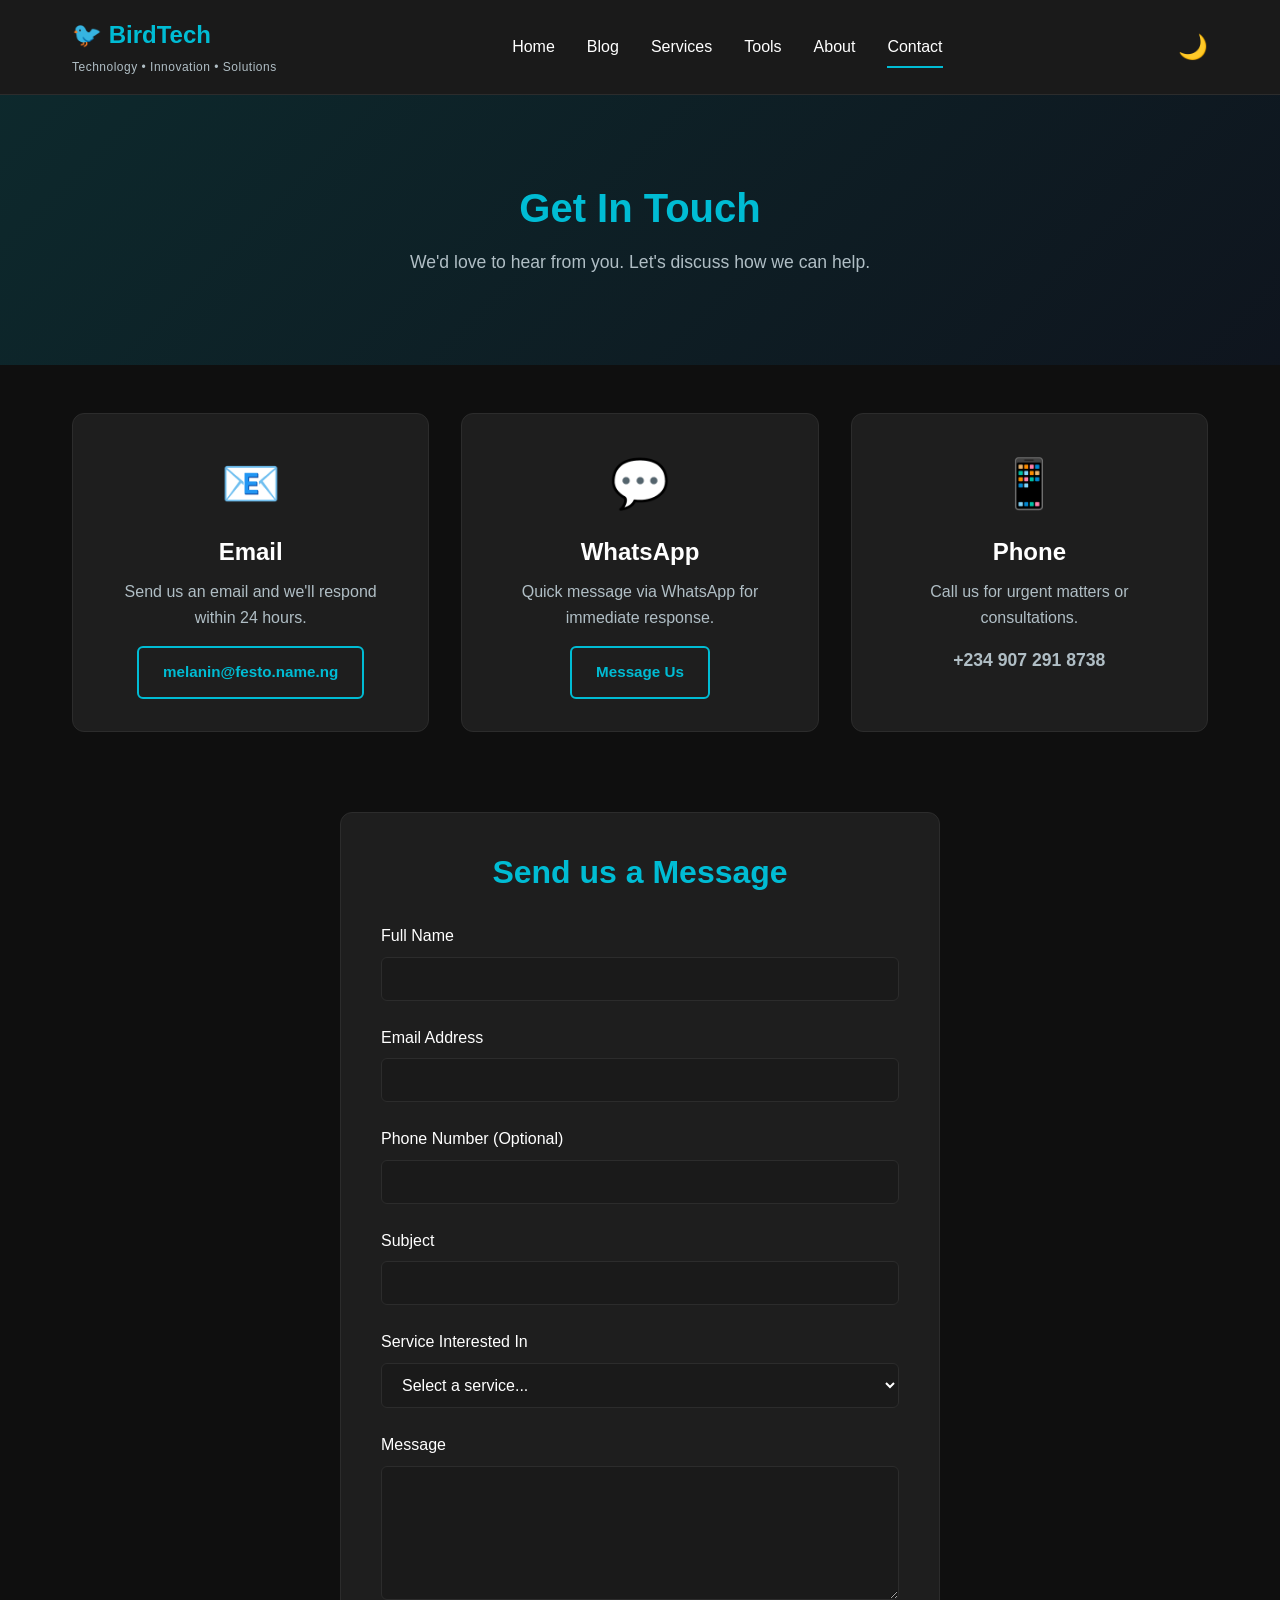
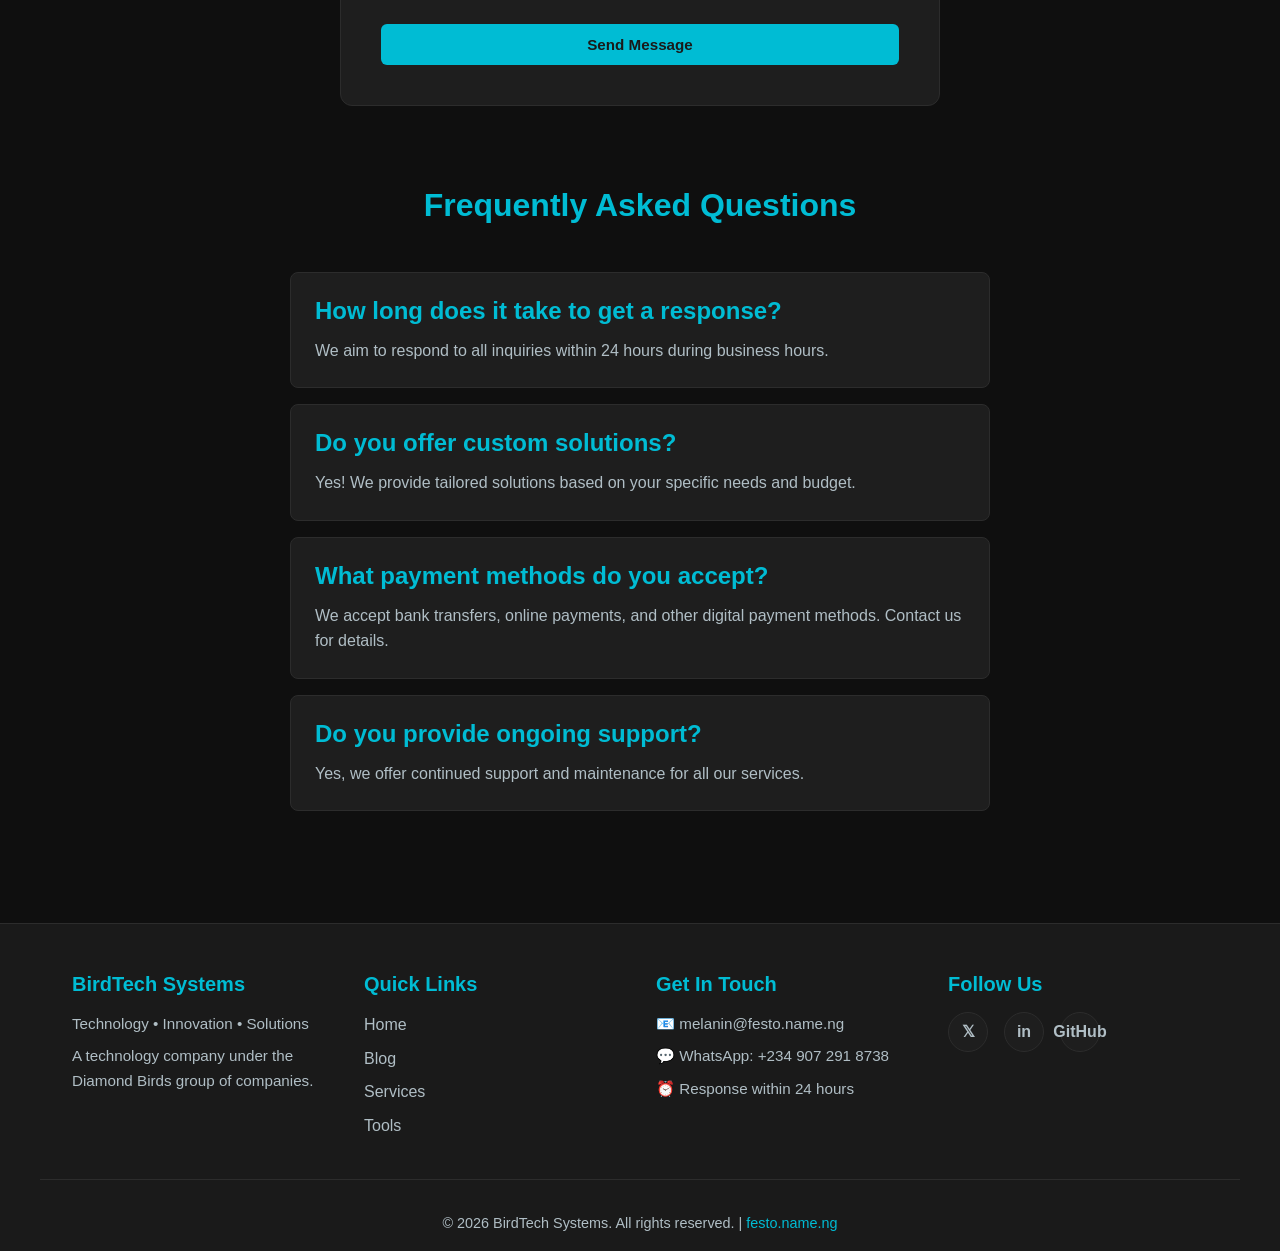
<file: contact.html>
<!DOCTYPE html>
<html lang="en">
<head>
    <meta charset="UTF-8">
    <meta name="viewport" content="width=device-width, initial-scale=1.0">
    <meta name="description" content="Contact BirdTech Systems - Get in touch with us via email, WhatsApp, or contact form.">
    <meta name="keywords" content="contact, email, support, BirdTech">
    <meta property="og:title" content="Contact - BirdTech Systems">
    <meta property="og:description" content="Get in touch with BirdTech Systems today.">
    <meta name="theme-color" content="#00bcd4">
    <link rel="manifest" href="manifest.json">
    <title>Contact - BirdTech Systems</title>
    <link rel="stylesheet" href="css/style.css">
</head>
<body>
    <!-- Navigation -->
    <header id="header">
        <nav class="navbar">
            <div class="nav-container">
                <div class="logo-section">
                    <div class="logo">🐦 BirdTech</div>
                    <span class="tagline">Technology • Innovation • Solutions</span>
                </div>
                <ul class="nav-links">
                    <li><a href="index.html">Home</a></li>
                    <li><a href="blog.html">Blog</a></li>
                    <li><a href="services.html">Services</a></li>
                    <li><a href="tools.html">Tools</a></li>
                    <li><a href="about.html">About</a></li>
                    <li><a href="contact.html" class="active">Contact</a></li>
                </ul>
                <div class="nav-controls">
                    <button id="darkModeToggle" class="theme-toggle" title="Toggle dark mode">🌙</button>
                    <div class="burger">
                        <div class="line1"></div>
                        <div class="line2"></div>
                        <div class="line3"></div>
                    </div>
                </div>
            </div>
        </nav>
    </header>

    <!-- Page Hero -->
    <section class="page-hero">
        <div class="container">
            <h1>Get In Touch</h1>
            <p>We'd love to hear from you. Let's discuss how we can help.</p>
        </div>
    </section>

    <!-- Contact Methods -->
    <section class="contact-methods-section">
        <div class="container">
            <div class="contact-methods">
                <div class="contact-method">
                    <div class="method-icon">📧</div>
                    <h3>Email</h3>
                    <p>Send us an email and we'll respond within 24 hours.</p>
                    <a href="mailto:melanin@festo.name.ng" class="btn btn-secondary">melanin@festo.name.ng</a>
                </div>
                <div class="contact-method">
                    <div class="method-icon">💬</div>
                    <h3>WhatsApp</h3>
                    <p>Quick message via WhatsApp for immediate response.</p>
                    <a href="https://wa.me/2349072918738" target="_blank" class="btn btn-secondary">Message Us</a>
                </div>
                <div class="contact-method">
                    <div class="method-icon">📱</div>
                    <h3>Phone</h3>
                    <p>Call us for urgent matters or consultations.</p>
                    <p class="phone-number">+234 907 291 8738</p>
                </div>
            </div>
        </div>
    </section>

    <!-- Contact Form -->
    <section class="contact-form-section">
        <div class="container">
            <div class="form-container">
                <h2>Send us a Message</h2>
                <form id="contactForm" class="contact-form">
                    <div class="form-group">
                        <label for="name">Full Name</label>
                        <input type="text" id="name" name="name" required>
                    </div>
                    <div class="form-group">
                        <label for="email">Email Address</label>
                        <input type="email" id="email" name="email" required>
                    </div>
                    <div class="form-group">
                        <label for="phone">Phone Number (Optional)</label>
                        <input type="tel" id="phone" name="phone">
                    </div>
                    <div class="form-group">
                        <label for="subject">Subject</label>
                        <input type="text" id="subject" name="subject" required>
                    </div>
                    <div class="form-group">
                        <label for="service">Service Interested In</label>
                        <select id="service" name="service">
                            <option value="">Select a service...</option>
                            <option value="web-design">Web & Digital Solutions</option>
                            <option value="graphic-design">Graphic Design & Branding</option>
                            <option value="email-setup">Business Email Setup</option>
                            <option value="domain">Domain & Hosting</option>
                            <option value="tech-support">Technical Support</option>
                            <option value="other">Other</option>
                        </select>
                    </div>
                    <div class="form-group">
                        <label for="message">Message</label>
                        <textarea id="message" name="message" rows="6" required></textarea>
                    </div>
                    <button type="submit" class="btn btn-primary">Send Message</button>
                </form>
                <div id="formMessage" class="form-message"></div>
            </div>
        </div>
    </section>

    <!-- FAQ Section -->
    <section class="faq-section">
        <div class="container">
            <h2>Frequently Asked Questions</h2>
            <div class="faq-items">
                <div class="faq-item">
                    <h3>How long does it take to get a response?</h3>
                    <p>We aim to respond to all inquiries within 24 hours during business hours.</p>
                </div>
                <div class="faq-item">
                    <h3>Do you offer custom solutions?</h3>
                    <p>Yes! We provide tailored solutions based on your specific needs and budget.</p>
                </div>
                <div class="faq-item">
                    <h3>What payment methods do you accept?</h3>
                    <p>We accept bank transfers, online payments, and other digital payment methods. Contact us for details.</p>
                </div>
                <div class="faq-item">
                    <h3>Do you provide ongoing support?</h3>
                    <p>Yes, we offer continued support and maintenance for all our services.</p>
                </div>
            </div>
        </div>
    </section>

    <!-- Footer -->
    <footer>
        <div class="footer-content">
            <div class="footer-section">
                <h4>BirdTech Systems</h4>
                <p>Technology • Innovation • Solutions</p>
                <p>A technology company under the Diamond Birds group of companies.</p>
            </div>
            <div class="footer-section">
                <h4>Quick Links</h4>
                <ul>
                    <li><a href="index.html">Home</a></li>
                    <li><a href="blog.html">Blog</a></li>
                    <li><a href="services.html">Services</a></li>
                    <li><a href="tools.html">Tools</a></li>
                </ul>
            </div>
            <div class="footer-section">
                <h4>Get In Touch</h4>
                <p>📧 <a href="mailto:melanin@festo.name.ng">melanin@festo.name.ng</a></p>
                <p>💬 <a href="https://wa.me/2349072918738" target="_blank">WhatsApp: +234 907 291 8738</a></p>
                <p>⏰ Response within 24 hours</p>
            </div>
            <div class="footer-section">
                <h4>Follow Us</h4>
                <div class="social-links">
                    <a href="#" class="social-icon" title="Twitter">𝕏</a>
                    <a href="#" class="social-icon" title="LinkedIn">in</a>
                    <a href="#" class="social-icon" title="GitHub">GitHub</a>
                </div>
            </div>
        </div>
        <div class="footer-bottom">
            <p>&copy; 2026 BirdTech Systems. All rights reserved. | <a href="https://festo.name.ng">festo.name.ng</a></p>
        </div>
    </footer>

    <script src="js/app.js"></script>
    <script src="js/contact.js"></script>
</body>
</html>
</file>
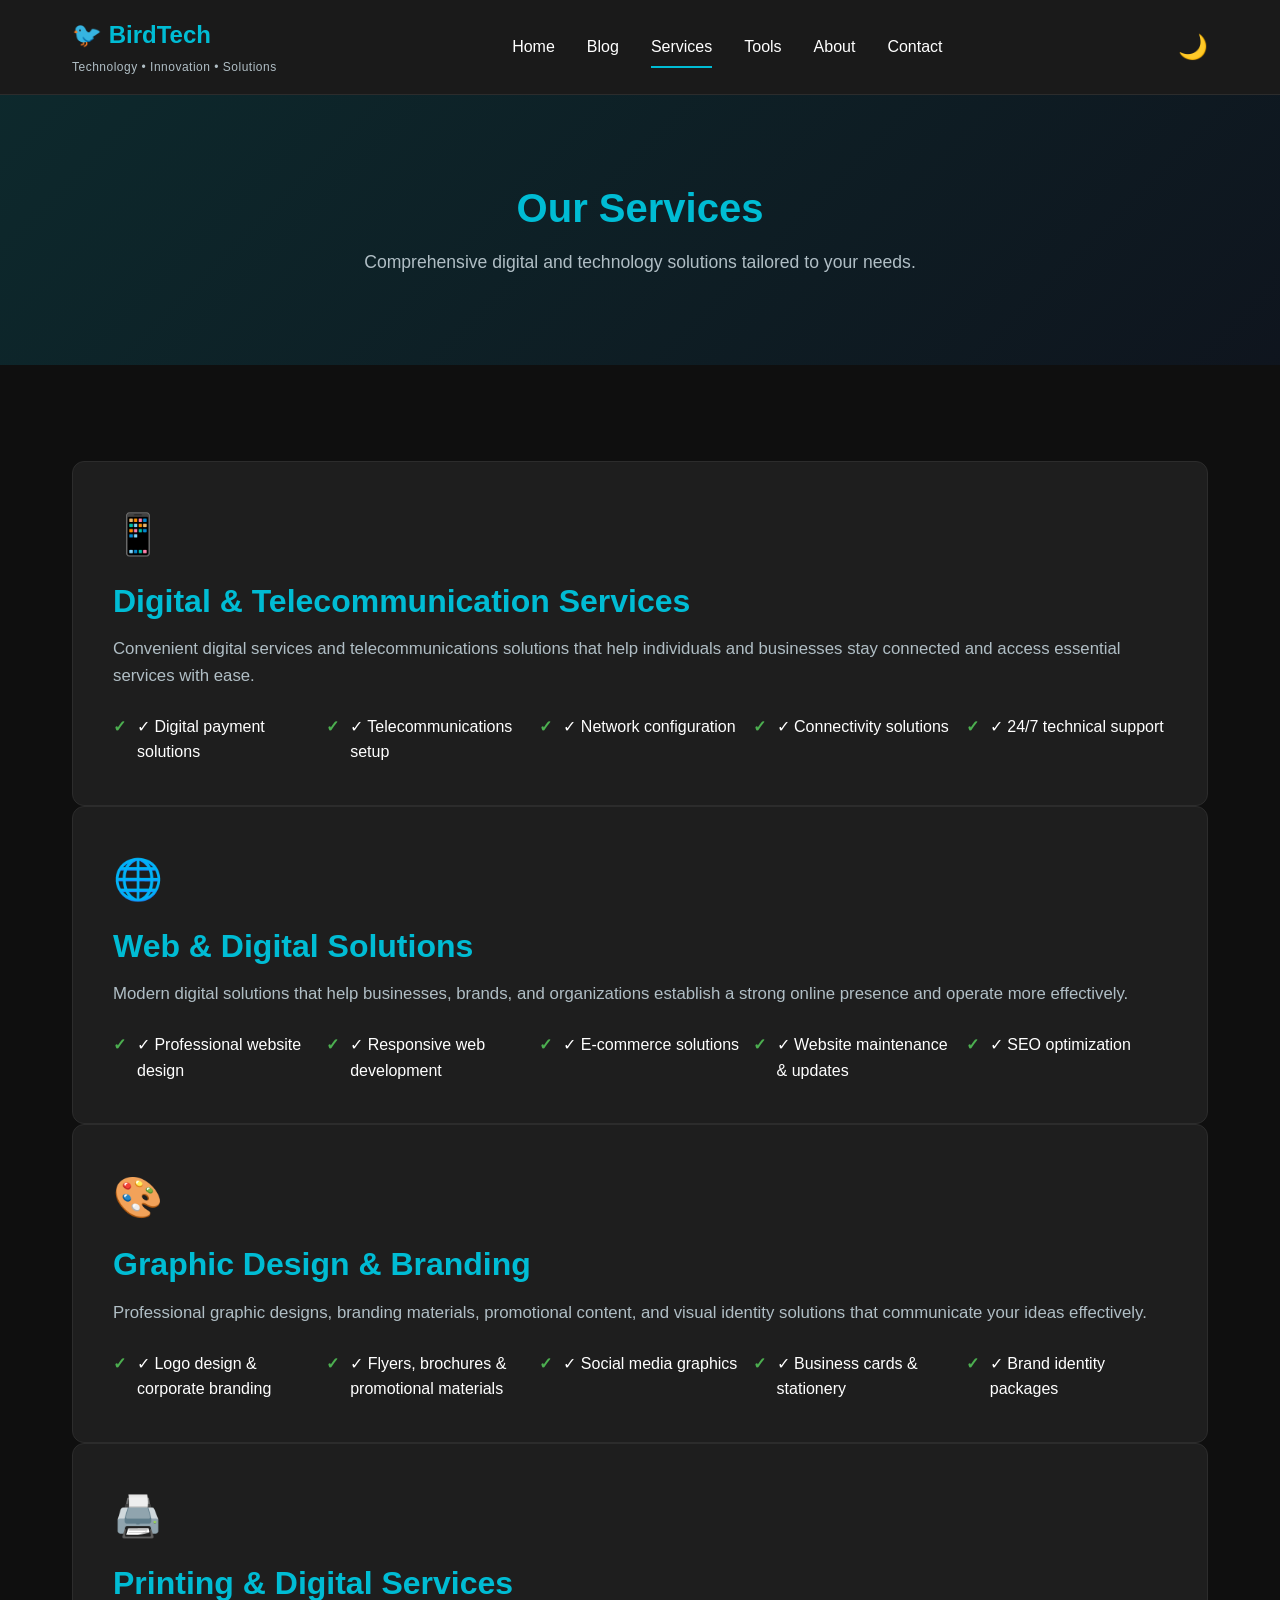
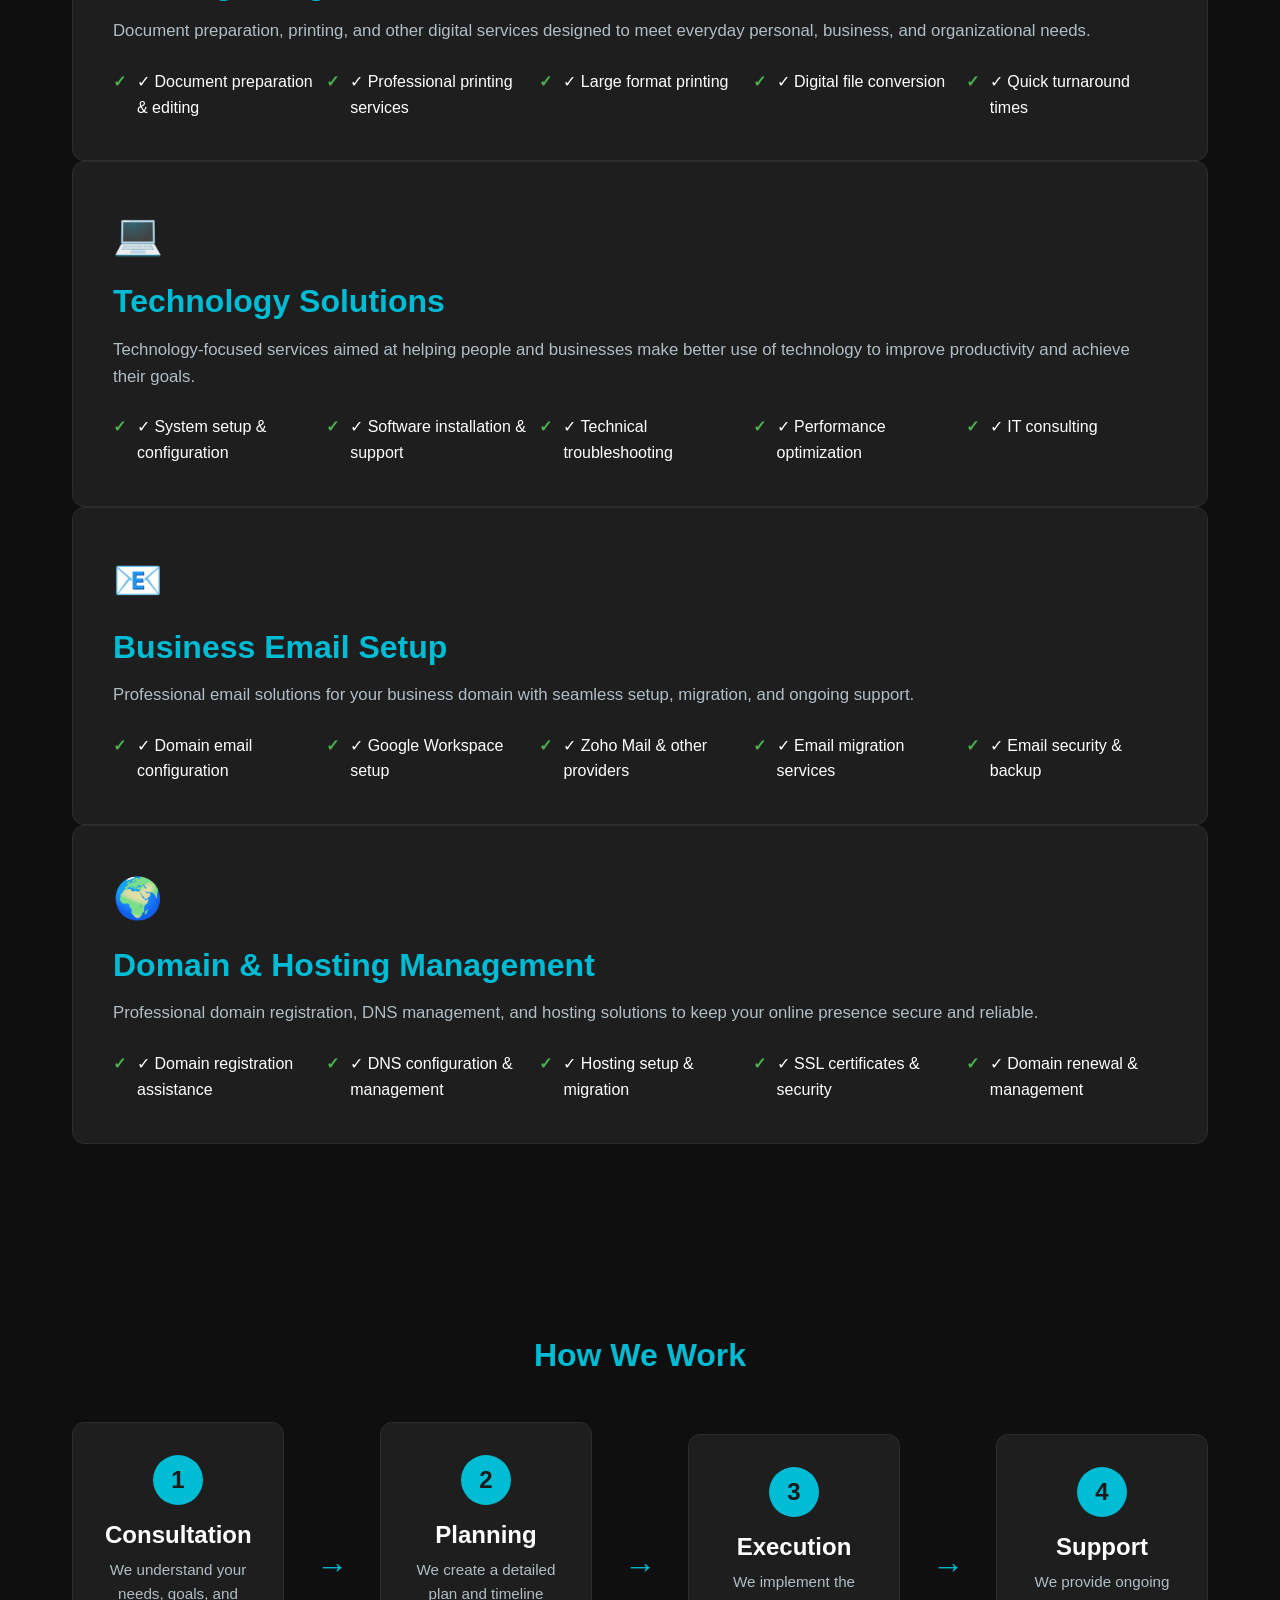
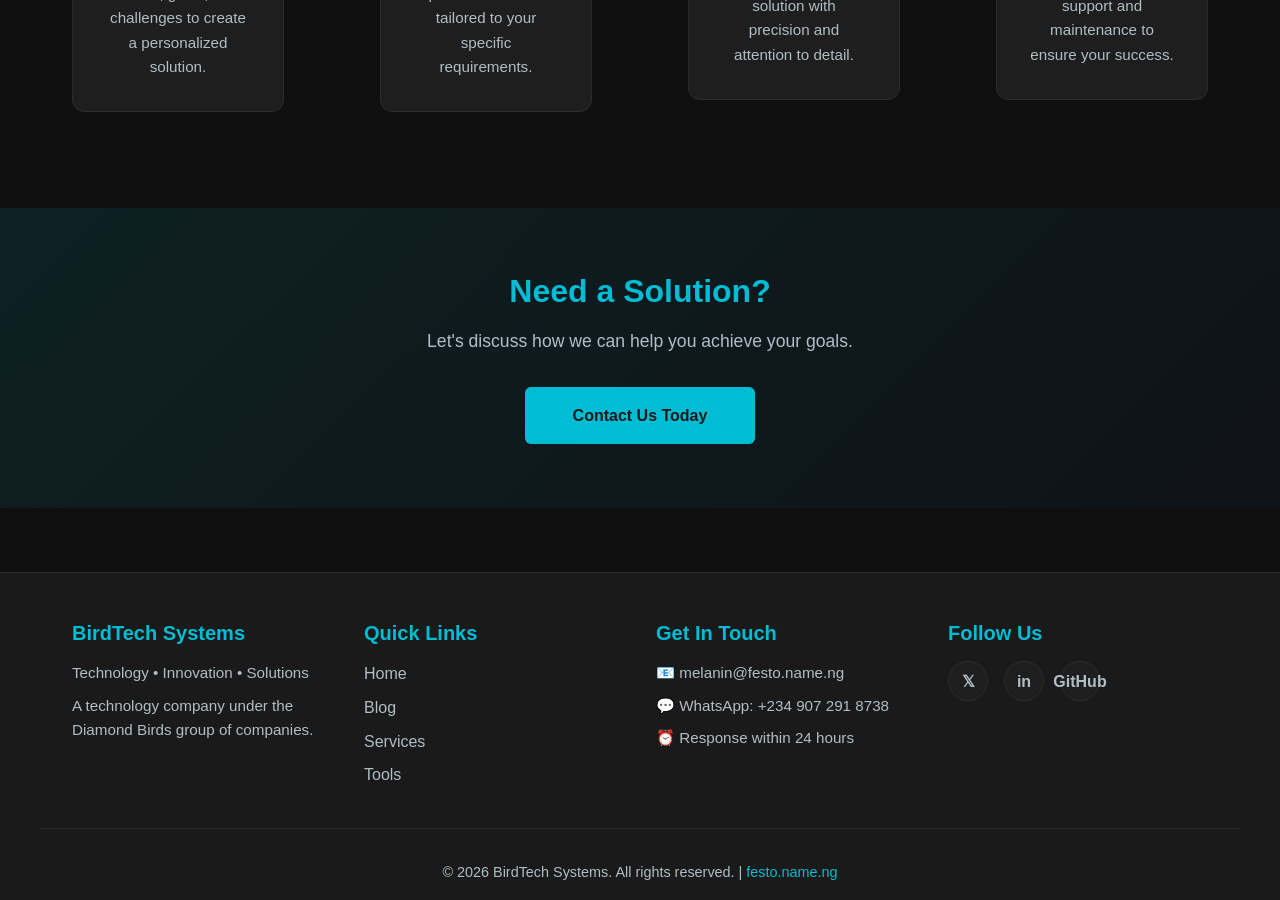
<file: services.html>
<!DOCTYPE html>
<html lang="en">
<head>
    <meta charset="UTF-8">
    <meta name="viewport" content="width=device-width, initial-scale=1.0">
    <meta name="description" content="BirdTech Services - Professional digital services including web design, graphic design, email setup, domain management, and technology solutions.">
    <meta name="keywords" content="services, web design, graphic design, email setup, domains, hosting, technology solutions">
    <meta property="og:title" content="Services - BirdTech Systems">
    <meta property="og:description" content="Explore our comprehensive range of digital services and solutions.">
    <meta name="theme-color" content="#00bcd4">
    <link rel="manifest" href="manifest.json">
    <title>Services - BirdTech Systems</title>
    <link rel="stylesheet" href="css/style.css">
</head>
<body>
    <!-- Navigation -->
    <header id="header">
        <nav class="navbar">
            <div class="nav-container">
                <div class="logo-section">
                    <div class="logo">🐦 BirdTech</div>
                    <span class="tagline">Technology • Innovation • Solutions</span>
                </div>
                <ul class="nav-links">
                    <li><a href="index.html">Home</a></li>
                    <li><a href="blog.html">Blog</a></li>
                    <li><a href="services.html" class="active">Services</a></li>
                    <li><a href="tools.html">Tools</a></li>
                    <li><a href="about.html">About</a></li>
                    <li><a href="contact.html">Contact</a></li>
                </ul>
                <div class="nav-controls">
                    <button id="darkModeToggle" class="theme-toggle" title="Toggle dark mode">🌙</button>
                    <div class="burger">
                        <div class="line1"></div>
                        <div class="line2"></div>
                        <div class="line3"></div>
                    </div>
                </div>
            </div>
        </nav>
    </header>

    <!-- Page Hero -->
    <section class="page-hero">
        <div class="container">
            <h1>Our Services</h1>
            <p>Comprehensive digital and technology solutions tailored to your needs.</p>
        </div>
    </section>

    <!-- Services Detailed Section -->
    <section class="services-detailed">
        <div class="container">
            <div class="service-detail-item">
                <div class="service-detail-icon">📱</div>
                <h2>Digital & Telecommunication Services</h2>
                <p class="service-detail-description">Convenient digital services and telecommunications solutions that help individuals and businesses stay connected and access essential services with ease.</p>
                <ul class="service-features">
                    <li>✓ Digital payment solutions</li>
                    <li>✓ Telecommunications setup</li>
                    <li>✓ Network configuration</li>
                    <li>✓ Connectivity solutions</li>
                    <li>✓ 24/7 technical support</li>
                </ul>
            </div>

            <div class="service-detail-item">
                <div class="service-detail-icon">🌐</div>
                <h2>Web & Digital Solutions</h2>
                <p class="service-detail-description">Modern digital solutions that help businesses, brands, and organizations establish a strong online presence and operate more effectively.</p>
                <ul class="service-features">
                    <li>✓ Professional website design</li>
                    <li>✓ Responsive web development</li>
                    <li>✓ E-commerce solutions</li>
                    <li>✓ Website maintenance & updates</li>
                    <li>✓ SEO optimization</li>
                </ul>
            </div>

            <div class="service-detail-item">
                <div class="service-detail-icon">🎨</div>
                <h2>Graphic Design & Branding</h2>
                <p class="service-detail-description">Professional graphic designs, branding materials, promotional content, and visual identity solutions that communicate your ideas effectively.</p>
                <ul class="service-features">
                    <li>✓ Logo design & corporate branding</li>
                    <li>✓ Flyers, brochures & promotional materials</li>
                    <li>✓ Social media graphics</li>
                    <li>✓ Business cards & stationery</li>
                    <li>✓ Brand identity packages</li>
                </ul>
            </div>

            <div class="service-detail-item">
                <div class="service-detail-icon">🖨️</div>
                <h2>Printing & Digital Services</h2>
                <p class="service-detail-description">Document preparation, printing, and other digital services designed to meet everyday personal, business, and organizational needs.</p>
                <ul class="service-features">
                    <li>✓ Document preparation & editing</li>
                    <li>✓ Professional printing services</li>
                    <li>✓ Large format printing</li>
                    <li>✓ Digital file conversion</li>
                    <li>✓ Quick turnaround times</li>
                </ul>
            </div>

            <div class="service-detail-item">
                <div class="service-detail-icon">💻</div>
                <h2>Technology Solutions</h2>
                <p class="service-detail-description">Technology-focused services aimed at helping people and businesses make better use of technology to improve productivity and achieve their goals.</p>
                <ul class="service-features">
                    <li>✓ System setup & configuration</li>
                    <li>✓ Software installation & support</li>
                    <li>✓ Technical troubleshooting</li>
                    <li>✓ Performance optimization</li>
                    <li>✓ IT consulting</li>
                </ul>
            </div>

            <div class="service-detail-item">
                <div class="service-detail-icon">📧</div>
                <h2>Business Email Setup</h2>
                <p class="service-detail-description">Professional email solutions for your business domain with seamless setup, migration, and ongoing support.</p>
                <ul class="service-features">
                    <li>✓ Domain email configuration</li>
                    <li>✓ Google Workspace setup</li>
                    <li>✓ Zoho Mail & other providers</li>
                    <li>✓ Email migration services</li>
                    <li>✓ Email security & backup</li>
                </ul>
            </div>

            <div class="service-detail-item">
                <div class="service-detail-icon">🌍</div>
                <h2>Domain & Hosting Management</h2>
                <p class="service-detail-description">Professional domain registration, DNS management, and hosting solutions to keep your online presence secure and reliable.</p>
                <ul class="service-features">
                    <li>✓ Domain registration assistance</li>
                    <li>✓ DNS configuration & management</li>
                    <li>✓ Hosting setup & migration</li>
                    <li>✓ SSL certificates & security</li>
                    <li>✓ Domain renewal & management</li>
                </ul>
            </div>
        </div>
    </section>

    <!-- Service Process -->
    <section class="service-process">
        <div class="container">
            <h2>How We Work</h2>
            <div class="process-timeline">
                <div class="process-step">
                    <div class="step-number">1</div>
                    <h3>Consultation</h3>
                    <p>We understand your needs, goals, and challenges to create a personalized solution.</p>
                </div>
                <div class="process-arrow">→</div>
                <div class="process-step">
                    <div class="step-number">2</div>
                    <h3>Planning</h3>
                    <p>We create a detailed plan and timeline tailored to your specific requirements.</p>
                </div>
                <div class="process-arrow">→</div>
                <div class="process-step">
                    <div class="step-number">3</div>
                    <h3>Execution</h3>
                    <p>We implement the solution with precision and attention to detail.</p>
                </div>
                <div class="process-arrow">→</div>
                <div class="process-step">
                    <div class="step-number">4</div>
                    <h3>Support</h3>
                    <p>We provide ongoing support and maintenance to ensure your success.</p>
                </div>
            </div>
        </div>
    </section>

    <!-- CTA Section -->
    <section class="cta-section">
        <div class="container">
            <h2>Need a Solution?</h2>
            <p>Let's discuss how we can help you achieve your goals.</p>
            <a href="contact.html" class="btn btn-primary btn-large">Contact Us Today</a>
        </div>
    </section>

    <!-- Footer -->
    <footer>
        <div class="footer-content">
            <div class="footer-section">
                <h4>BirdTech Systems</h4>
                <p>Technology • Innovation • Solutions</p>
                <p>A technology company under the Diamond Birds group of companies.</p>
            </div>
            <div class="footer-section">
                <h4>Quick Links</h4>
                <ul>
                    <li><a href="index.html">Home</a></li>
                    <li><a href="blog.html">Blog</a></li>
                    <li><a href="services.html">Services</a></li>
                    <li><a href="tools.html">Tools</a></li>
                </ul>
            </div>
            <div class="footer-section">
                <h4>Get In Touch</h4>
                <p>📧 <a href="mailto:melanin@festo.name.ng">melanin@festo.name.ng</a></p>
                <p>💬 <a href="https://wa.me/2349072918738" target="_blank">WhatsApp: +234 907 291 8738</a></p>
                <p>⏰ Response within 24 hours</p>
            </div>
            <div class="footer-section">
                <h4>Follow Us</h4>
                <div class="social-links">
                    <a href="#" class="social-icon" title="Twitter">𝕏</a>
                    <a href="#" class="social-icon" title="LinkedIn">in</a>
                    <a href="#" class="social-icon" title="GitHub">GitHub</a>
                </div>
            </div>
        </div>
        <div class="footer-bottom">
            <p>&copy; 2026 BirdTech Systems. All rights reserved. | <a href="https://festo.name.ng">festo.name.ng</a></p>
        </div>
    </footer>

    <script src="js/app.js"></script>
</body>
</html>
</file>
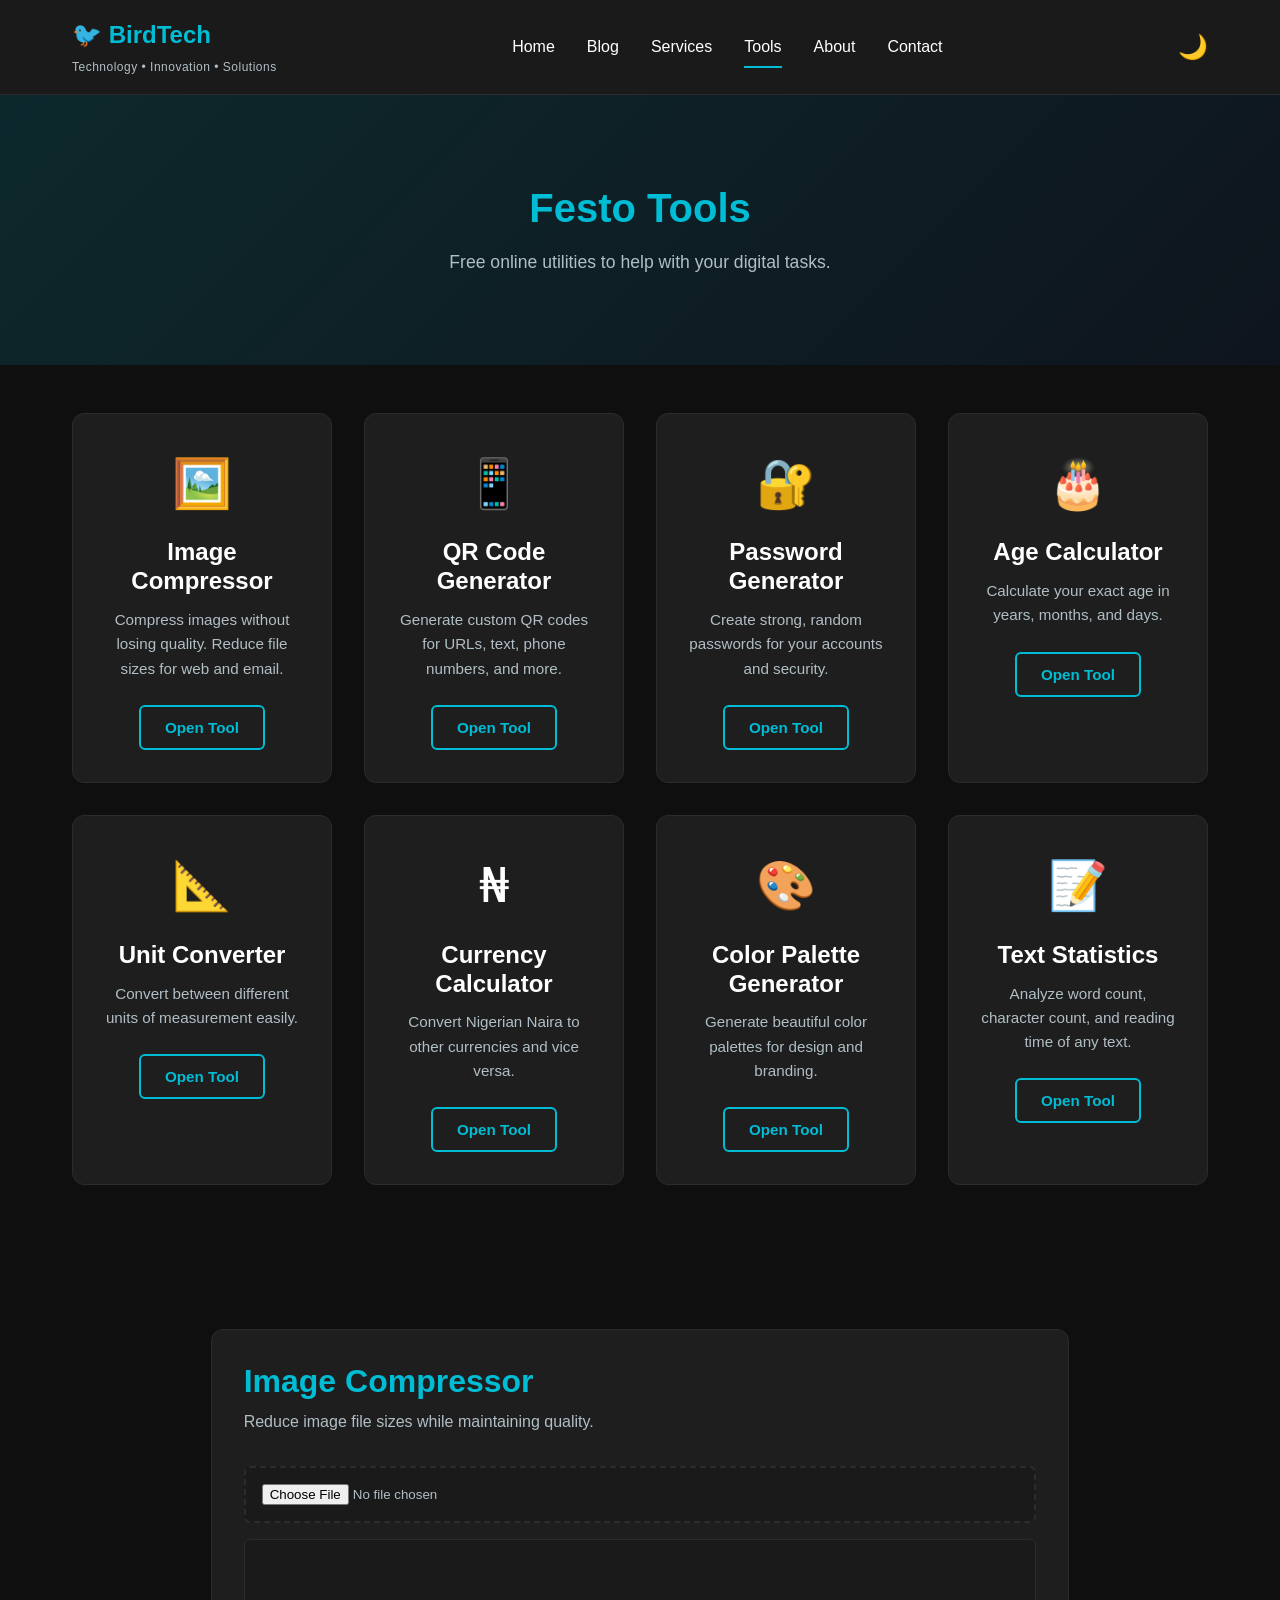
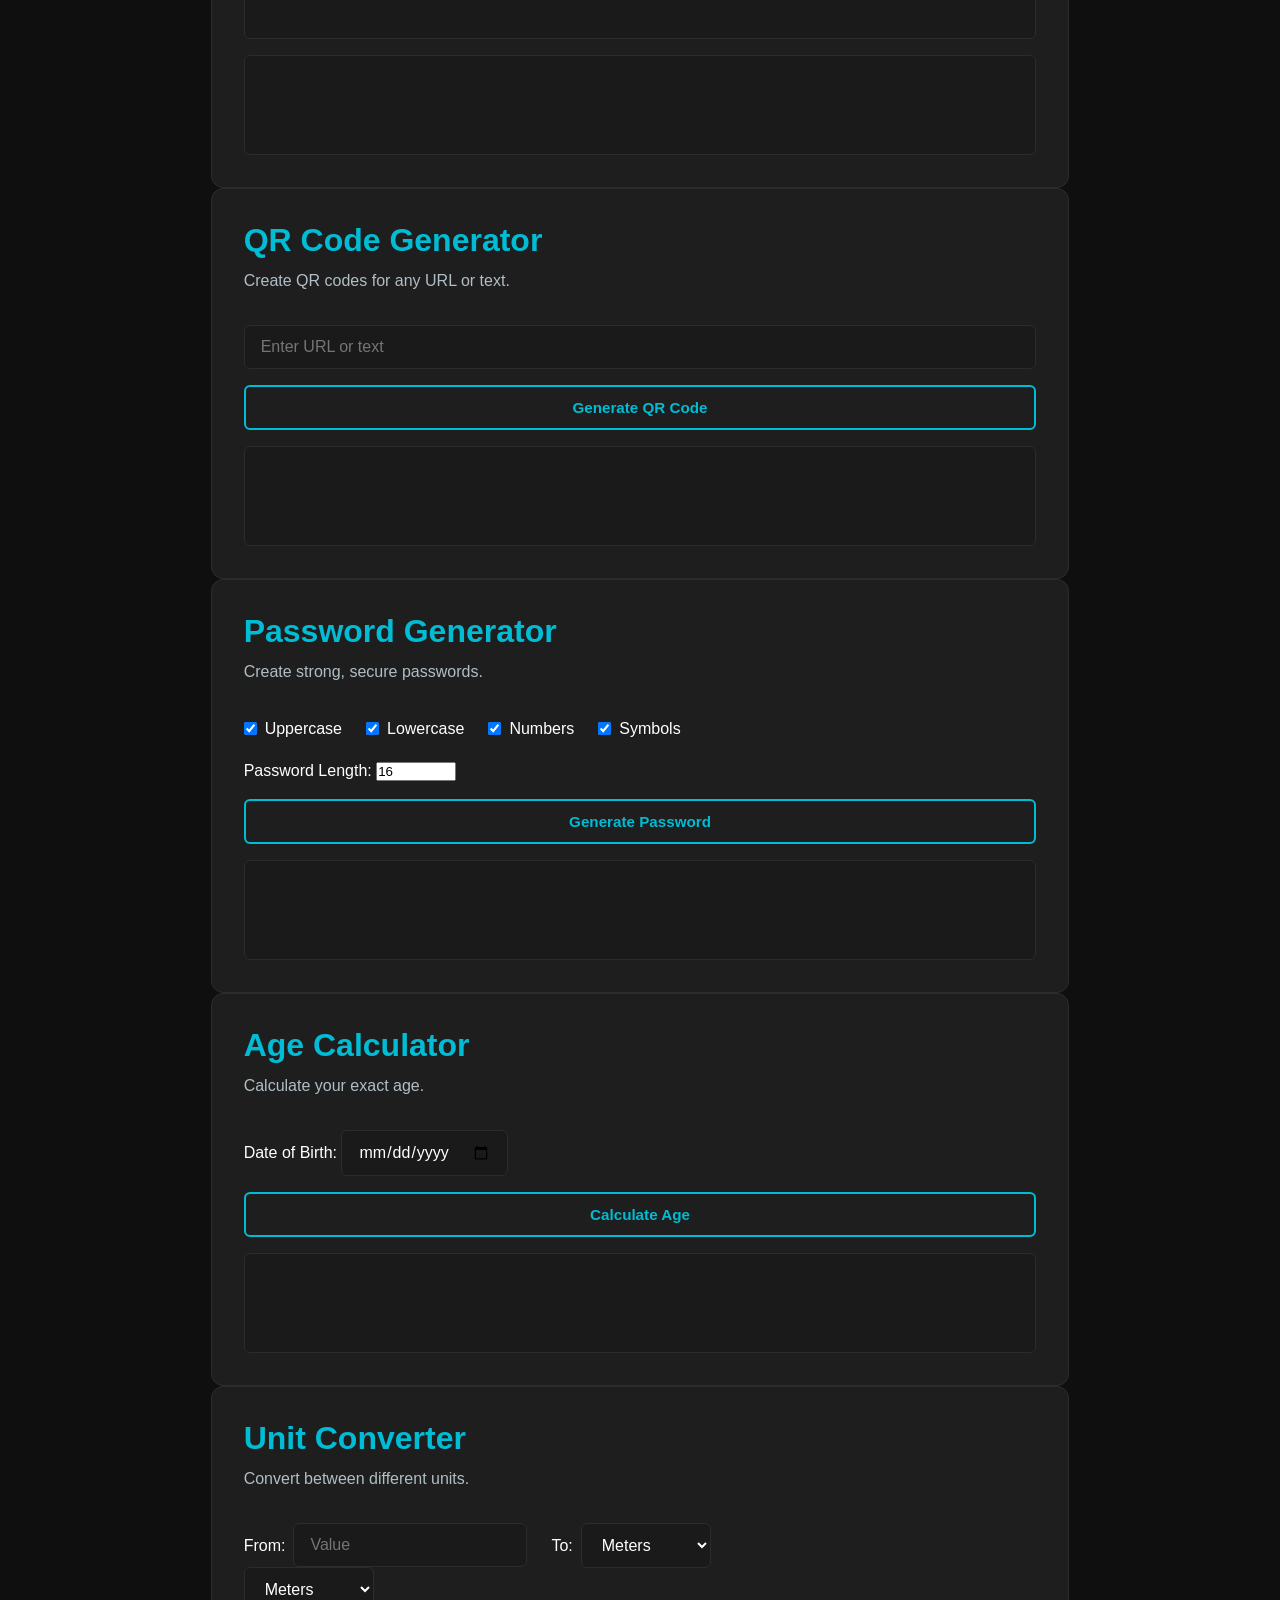
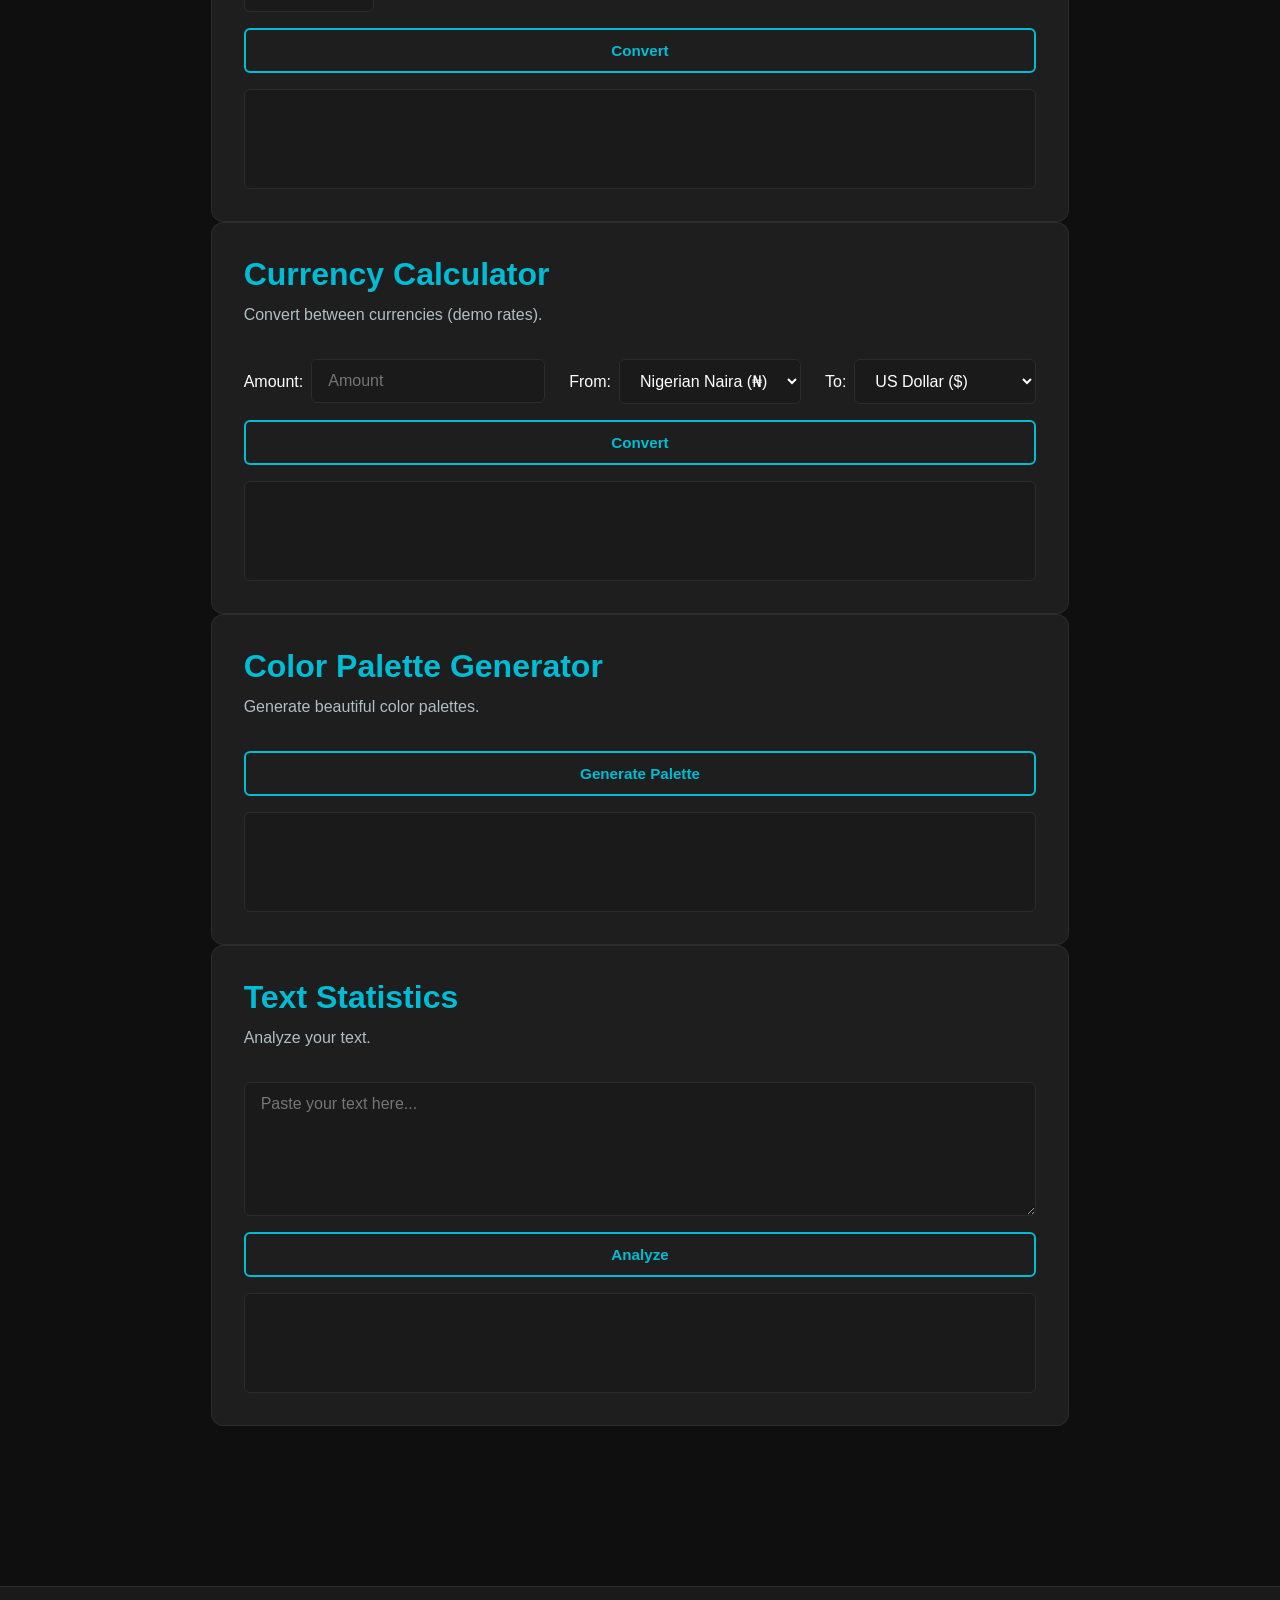
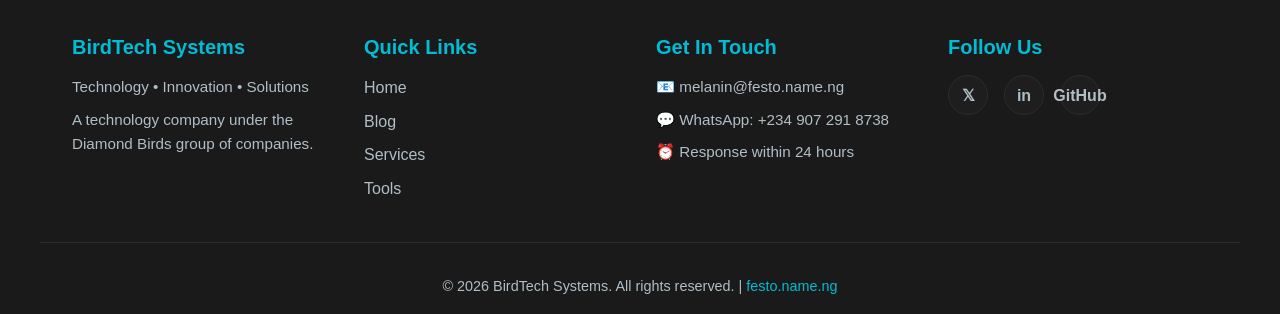
<file: tools.html>
<!DOCTYPE html>
<html lang="en">
<head>
    <meta charset="UTF-8">
    <meta name="viewport" content="width=device-width, initial-scale=1.0">
    <meta name="description" content="Festo Tools - Free online utilities including image compressor, QR code generator, password generator, and more.">
    <meta name="keywords" content="tools, free tools, online utilities, image compressor, QR code, password generator">
    <meta property="og:title" content="Festo Tools - Useful Online Utilities">
    <meta property="og:description" content="Free online tools to help with daily tasks and digital work.">
    <meta name="theme-color" content="#00bcd4">
    <link rel="manifest" href="manifest.json">
    <title>Festo Tools - Online Utilities</title>
    <link rel="stylesheet" href="css/style.css">
</head>
<body>
    <!-- Navigation -->
    <header id="header">
        <nav class="navbar">
            <div class="nav-container">
                <div class="logo-section">
                    <div class="logo">🐦 BirdTech</div>
                    <span class="tagline">Technology • Innovation • Solutions</span>
                </div>
                <ul class="nav-links">
                    <li><a href="index.html">Home</a></li>
                    <li><a href="blog.html">Blog</a></li>
                    <li><a href="services.html">Services</a></li>
                    <li><a href="tools.html" class="active">Tools</a></li>
                    <li><a href="about.html">About</a></li>
                    <li><a href="contact.html">Contact</a></li>
                </ul>
                <div class="nav-controls">
                    <button id="darkModeToggle" class="theme-toggle" title="Toggle dark mode">🌙</button>
                    <div class="burger">
                        <div class="line1"></div>
                        <div class="line2"></div>
                        <div class="line3"></div>
                    </div>
                </div>
            </div>
        </nav>
    </header>

    <!-- Page Hero -->
    <section class="page-hero">
        <div class="container">
            <h1>Festo Tools</h1>
            <p>Free online utilities to help with your digital tasks.</p>
        </div>
    </section>

    <!-- Tools Grid -->
    <section class="tools-section">
        <div class="container">
            <div class="tools-grid">
                <!-- Image Compressor -->
                <div class="tool-card">
                    <div class="tool-icon">🖼️</div>
                    <h3>Image Compressor</h3>
                    <p>Compress images without losing quality. Reduce file sizes for web and email.</p>
                    <button class="btn btn-secondary" onclick="scrollToTool('image-compressor')">Open Tool</button>
                </div>

                <!-- QR Code Generator -->
                <div class="tool-card">
                    <div class="tool-icon">📱</div>
                    <h3>QR Code Generator</h3>
                    <p>Generate custom QR codes for URLs, text, phone numbers, and more.</p>
                    <button class="btn btn-secondary" onclick="scrollToTool('qr-generator')">Open Tool</button>
                </div>

                <!-- Password Generator -->
                <div class="tool-card">
                    <div class="tool-icon">🔐</div>
                    <h3>Password Generator</h3>
                    <p>Create strong, random passwords for your accounts and security.</p>
                    <button class="btn btn-secondary" onclick="scrollToTool('password-generator')">Open Tool</button>
                </div>

                <!-- Age Calculator -->
                <div class="tool-card">
                    <div class="tool-icon">🎂</div>
                    <h3>Age Calculator</h3>
                    <p>Calculate your exact age in years, months, and days.</p>
                    <button class="btn btn-secondary" onclick="scrollToTool('age-calculator')">Open Tool</button>
                </div>

                <!-- Unit Converter -->
                <div class="tool-card">
                    <div class="tool-icon">📐</div>
                    <h3>Unit Converter</h3>
                    <p>Convert between different units of measurement easily.</p>
                    <button class="btn btn-secondary" onclick="scrollToTool('unit-converter')">Open Tool</button>
                </div>

                <!-- Nigerian Currency Calculator -->
                <div class="tool-card">
                    <div class="tool-icon">₦</div>
                    <h3>Currency Calculator</h3>
                    <p>Convert Nigerian Naira to other currencies and vice versa.</p>
                    <button class="btn btn-secondary" onclick="scrollToTool('currency-calculator')">Open Tool</button>
                </div>

                <!-- Color Palette Generator -->
                <div class="tool-card">
                    <div class="tool-icon">🎨</div>
                    <h3>Color Palette Generator</h3>
                    <p>Generate beautiful color palettes for design and branding.</p>
                    <button class="btn btn-secondary" onclick="scrollToTool('color-generator')">Open Tool</button>
                </div>

                <!-- Text Statistics -->
                <div class="tool-card">
                    <div class="tool-icon">📝</div>
                    <h3>Text Statistics</h3>
                    <p>Analyze word count, character count, and reading time of any text.</p>
                    <button class="btn btn-secondary" onclick="scrollToTool('text-stats')">Open Tool</button>
                </div>
            </div>
        </div>
    </section>

    <!-- Tools Implementation Section -->
    <section class="tools-implementation">
        <div class="container">
            <!-- Image Compressor -->
            <div class="tool-implementation" id="image-compressor">
                <h2>Image Compressor</h2>
                <p>Reduce image file sizes while maintaining quality.</p>
                <div class="tool-content">
                    <input type="file" id="imageInput" accept="image/*" class="file-input">
                    <div id="imagePreview" class="image-preview"></div>
                    <div id="compressionResult" class="compression-result"></div>
                </div>
            </div>

            <!-- QR Code Generator -->
            <div class="tool-implementation" id="qr-generator">
                <h2>QR Code Generator</h2>
                <p>Create QR codes for any URL or text.</p>
                <div class="tool-content">
                    <input type="text" id="qrInput" placeholder="Enter URL or text" class="input-field">
                    <button onclick="generateQR()" class="btn btn-secondary">Generate QR Code</button>
                    <div id="qrResult" class="qr-result"></div>
                </div>
            </div>

            <!-- Password Generator -->
            <div class="tool-implementation" id="password-generator">
                <h2>Password Generator</h2>
                <p>Create strong, secure passwords.</p>
                <div class="tool-content">
                    <div class="password-options">
                        <label><input type="checkbox" id="pwdUppercase" checked> Uppercase</label>
                        <label><input type="checkbox" id="pwdLowercase" checked> Lowercase</label>
                        <label><input type="checkbox" id="pwdNumbers" checked> Numbers</label>
                        <label><input type="checkbox" id="pwdSymbols" checked> Symbols</label>
                    </div>
                    <div class="password-length">
                        <label>Password Length: <input type="number" id="pwdLength" value="16" min="8" max="32"></label>
                    </div>
                    <button onclick="generatePassword()" class="btn btn-secondary">Generate Password</button>
                    <div id="passwordResult" class="password-result"></div>
                </div>
            </div>

            <!-- Age Calculator -->
            <div class="tool-implementation" id="age-calculator">
                <h2>Age Calculator</h2>
                <p>Calculate your exact age.</p>
                <div class="tool-content">
                    <label>Date of Birth: <input type="date" id="dobInput" class="input-field"></label>
                    <button onclick="calculateAge()" class="btn btn-secondary">Calculate Age</button>
                    <div id="ageResult" class="age-result"></div>
                </div>
            </div>

            <!-- Unit Converter -->
            <div class="tool-implementation" id="unit-converter">
                <h2>Unit Converter</h2>
                <p>Convert between different units.</p>
                <div class="tool-content">
                    <div class="converter-group">
                        <div>
                            <label>From: <input type="number" id="unitValue" placeholder="Value" class="input-field"></label>
                            <select id="unitFrom" class="input-field">
                                <option value="m">Meters</option>
                                <option value="km">Kilometers</option>
                                <option value="mi">Miles</option>
                                <option value="ft">Feet</option>
                            </select>
                        </div>
                        <div>
                            <label>To: <select id="unitTo" class="input-field">
                                <option value="m">Meters</option>
                                <option value="km">Kilometers</option>
                                <option value="mi">Miles</option>
                                <option value="ft">Feet</option>
                            </select></label>
                        </div>
                    </div>
                    <button onclick="convertUnits()" class="btn btn-secondary">Convert</button>
                    <div id="conversionResult" class="conversion-result"></div>
                </div>
            </div>

            <!-- Currency Calculator -->
            <div class="tool-implementation" id="currency-calculator">
                <h2>Currency Calculator</h2>
                <p>Convert between currencies (demo rates).</p>
                <div class="tool-content">
                    <div class="converter-group">
                        <div>
                            <label>Amount: <input type="number" id="currencyAmount" placeholder="Amount" class="input-field"></label>
                        </div>
                        <div>
                            <label>From: <select id="currencyFrom" class="input-field">
                                <option value="NGN">Nigerian Naira (₦)</option>
                                <option value="USD">US Dollar ($)</option>
                                <option value="EUR">Euro (€)</option>
                                <option value="GBP">British Pound (£)</option>
                            </select></label>
                        </div>
                        <div>
                            <label>To: <select id="currencyTo" class="input-field">
                                <option value="USD">US Dollar ($)</option>
                                <option value="NGN">Nigerian Naira (₦)</option>
                                <option value="EUR">Euro (€)</option>
                                <option value="GBP">British Pound (£)</option>
                            </select></label>
                        </div>
                    </div>
                    <button onclick="convertCurrency()" class="btn btn-secondary">Convert</button>
                    <div id="currencyResult" class="currency-result"></div>
                </div>
            </div>

            <!-- Color Palette Generator -->
            <div class="tool-implementation" id="color-generator">
                <h2>Color Palette Generator</h2>
                <p>Generate beautiful color palettes.</p>
                <div class="tool-content">
                    <button onclick="generatePalette()" class="btn btn-secondary">Generate Palette</button>
                    <div id="paletteResult" class="palette-result"></div>
                </div>
            </div>

            <!-- Text Statistics -->
            <div class="tool-implementation" id="text-stats">
                <h2>Text Statistics</h2>
                <p>Analyze your text.</p>
                <div class="tool-content">
                    <textarea id="textInput" class="input-field" placeholder="Paste your text here..." rows="6"></textarea>
                    <button onclick="analyzeText()" class="btn btn-secondary">Analyze</button>
                    <div id="statsResult" class="stats-result"></div>
                </div>
            </div>
        </div>
    </section>

    <!-- Footer -->
    <footer>
        <div class="footer-content">
            <div class="footer-section">
                <h4>BirdTech Systems</h4>
                <p>Technology • Innovation • Solutions</p>
                <p>A technology company under the Diamond Birds group of companies.</p>
            </div>
            <div class="footer-section">
                <h4>Quick Links</h4>
                <ul>
                    <li><a href="index.html">Home</a></li>
                    <li><a href="blog.html">Blog</a></li>
                    <li><a href="services.html">Services</a></li>
                    <li><a href="tools.html">Tools</a></li>
                </ul>
            </div>
            <div class="footer-section">
                <h4>Get In Touch</h4>
                <p>📧 <a href="mailto:melanin@festo.name.ng">melanin@festo.name.ng</a></p>
                <p>💬 <a href="https://wa.me/2349072918738" target="_blank">WhatsApp: +234 907 291 8738</a></p>
                <p>⏰ Response within 24 hours</p>
            </div>
            <div class="footer-section">
                <h4>Follow Us</h4>
                <div class="social-links">
                    <a href="#" class="social-icon" title="Twitter">𝕏</a>
                    <a href="#" class="social-icon" title="LinkedIn">in</a>
                    <a href="#" class="social-icon" title="GitHub">GitHub</a>
                </div>
            </div>
        </div>
        <div class="footer-bottom">
            <p>&copy; 2026 BirdTech Systems. All rights reserved. | <a href="https://festo.name.ng">festo.name.ng</a></p>
        </div>
    </footer>

    <script src="js/app.js"></script>
    <script src="js/tools.js"></script>
</body>
</html>
</file>
<file: css/style.css>
/* ===== ROOT & VARIABLES ===== */
:root {
    --primary: #1a1a1a;
    --secondary: #0d47a1;
    --accent: #00bcd4;
    --accent-dark: #0097a7;
    --text-light: #ffffff;
    --text-muted: #b0bec5;
    --bg-dark: #0f0f0f;
    --bg-card: #1e1e1e;
    --border: #2c2c2c;
    --success: #4caf50;
    --error: #f44336;
}

[data-theme="light"] {
    --primary: #ffffff;
    --secondary: #f5f5f5;
    --text-light: #1a1a1a;
    --text-muted: #666666;
    --bg-dark: #f9f9f9;
    --bg-card: #ffffff;
    --border: #e0e0e0;
}

* {
    margin: 0;
    padding: 0;
    box-sizing: border-box;
}

html {
    scroll-behavior: smooth;
}

body {
    font-family: 'Segoe UI', Tahoma, Geneva, Verdana, sans-serif;
    background-color: var(--bg-dark);
    color: var(--text-light);
    line-height: 1.6;
    overflow-x: hidden;
    transition: background-color 0.3s ease, color 0.3s ease;
}

.container {
    max-width: 1200px;
    margin: 0 auto;
    padding: 0 2rem;
}

/* ===== TYPOGRAPHY ===== */
h1, h2, h3, h4, h5, h6 {
    font-weight: 700;
    line-height: 1.2;
    margin-bottom: 1rem;
}

h1 { font-size: 2.5rem; }
h2 { font-size: 2rem; }
h3 { font-size: 1.5rem; }
h4 { font-size: 1.25rem; }

a {
    color: var(--accent);
    text-decoration: none;
    transition: color 0.3s ease;
}

a:hover {
    color: var(--accent-dark);
}

/* ===== BUTTONS ===== */
.btn {
    display: inline-block;
    padding: 0.75rem 1.5rem;
    border: none;
    border-radius: 6px;
    font-weight: 600;
    cursor: pointer;
    transition: all 0.3s ease;
    text-decoration: none;
    font-size: 0.95rem;
}

.btn-primary {
    background-color: var(--accent);
    color: var(--primary);
}

.btn-primary:hover {
    background-color: var(--accent-dark);
    transform: translateY(-2px);
    box-shadow: 0 8px 20px rgba(0, 188, 212, 0.3);
}

.btn-secondary {
    background-color: transparent;
    color: var(--accent);
    border: 2px solid var(--accent);
}

.btn-secondary:hover {
    background-color: rgba(0, 188, 212, 0.1);
}

.btn-large {
    padding: 1rem 3rem;
    font-size: 1rem;
}

/* ===== HEADER & NAVIGATION ===== */
header {
    background-color: var(--primary);
    border-bottom: 1px solid var(--border);
    position: sticky;
    top: 0;
    z-index: 1000;
    transition: all 0.3s ease;
}

.navbar {
    padding: 1rem 0;
}

.nav-container {
    max-width: 1200px;
    margin: 0 auto;
    padding: 0 2rem;
    display: flex;
    justify-content: space-between;
    align-items: center;
}

.logo-section {
    display: flex;
    flex-direction: column;
    gap: 0.25rem;
}

.logo {
    font-size: 1.5rem;
    font-weight: 700;
    color: var(--accent);
}

.tagline {
    font-size: 0.75rem;
    color: var(--text-muted);
    letter-spacing: 0.5px;
}

.nav-links {
    display: flex;
    list-style: none;
    gap: 2rem;
}

.nav-links a {
    color: var(--text-light);
    text-decoration: none;
    font-weight: 500;
    position: relative;
    padding: 0.5rem 0;
    transition: color 0.3s ease;
}

.nav-links a::after {
    content: '';
    position: absolute;
    bottom: -5px;
    left: 0;
    width: 0;
    height: 2px;
    background-color: var(--accent);
    transition: width 0.3s ease;
}

.nav-links a:hover::after,
.nav-links a.active::after {
    width: 100%;
}

.nav-controls {
    display: flex;
    align-items: center;
    gap: 1rem;
}

.theme-toggle {
    background: none;
    border: none;
    font-size: 1.5rem;
    cursor: pointer;
    transition: transform 0.3s ease;
}

.theme-toggle:hover {
    transform: scale(1.2);
}

.burger {
    display: none;
    flex-direction: column;
    gap: 5px;
    cursor: pointer;
}

.burger div {
    width: 25px;
    height: 3px;
    background-color: var(--text-light);
    transition: all 0.3s ease;
}

/* ===== HERO SECTION ===== */
.hero {
    display: grid;
    grid-template-columns: 1fr 1fr;
    gap: 4rem;
    align-items: center;
    padding: 8rem 2rem;
    background: linear-gradient(135deg, rgba(0, 188, 212, 0.1) 0%, rgba(13, 71, 161, 0.05) 100%);
    min-height: 80vh;
}

.hero-content h1 {
    font-size: 3rem;
    color: var(--accent);
    margin-bottom: 0.5rem;
}

.hero-content h2 {
    font-size: 2.5rem;
    color: var(--text-light);
    margin-bottom: 1.5rem;
}

.hero-tagline {
    font-size: 1.1rem;
    color: var(--text-muted);
    margin-bottom: 2rem;
    line-height: 1.8;
}

.hero-buttons {
    display: flex;
    gap: 1rem;
    flex-wrap: wrap;
}

.hero-image {
    display: flex;
    align-items: center;
    justify-content: center;
    position: relative;
    height: 400px;
}

.tech-illustration {
    position: relative;
    width: 300px;
    height: 300px;
}

.circle {
    position: absolute;
    border-radius: 50%;
    border: 2px solid var(--accent);
    animation: float 6s ease-in-out infinite;
}

.circle-1 {
    width: 300px;
    height: 300px;
    animation-delay: 0s;
}

.circle-2 {
    width: 200px;
    height: 200px;
    top: 50px;
    left: 50px;
    animation-delay: 0.2s;
}

.circle-3 {
    width: 100px;
    height: 100px;
    top: 100px;
    left: 100px;
    background-color: rgba(0, 188, 212, 0.1);
    animation-delay: 0.4s;
}

@keyframes float {
    0%, 100% { transform: translateY(0px); }
    50% { transform: translateY(-20px); }
}

/* ===== SECTIONS ===== */
section {
    padding: 6rem 0;
}

.page-hero {
    padding: 4rem 2rem;
    background: linear-gradient(135deg, rgba(0, 188, 212, 0.15) 0%, rgba(13, 71, 161, 0.1) 100%);
    text-align: center;
    min-height: 30vh;
    display: flex;
    align-items: center;
    justify-content: center;
}

.page-hero h1 {
    font-size: 2.5rem;
    color: var(--accent);
    margin-bottom: 1rem;
}

.page-hero p {
    font-size: 1.1rem;
    color: var(--text-muted);
}

/* ===== WHAT WE DO SECTION ===== */
.what-we-do {
    background-color: var(--bg-dark);
}

.what-we-do h2 {
    text-align: center;
    color: var(--accent);
    margin-bottom: 1rem;
}

.section-subtitle {
    text-align: center;
    color: var(--text-muted);
    margin-bottom: 3rem;
    font-size: 1.1rem;
}

.services-grid {
    display: grid;
    grid-template-columns: repeat(auto-fit, minmax(300px, 1fr));
    gap: 2rem;
}

.service-card {
    background-color: var(--bg-card);
    padding: 2rem;
    border-radius: 12px;
    border: 1px solid var(--border);
    transition: all 0.3s ease;
    text-align: center;
}

.service-card:hover {
    border-color: var(--accent);
    transform: translateY(-10px);
    box-shadow: 0 15px 40px rgba(0, 188, 212, 0.15);
}

.service-icon {
    font-size: 3rem;
    margin-bottom: 1rem;
}

.service-card h3 {
    color: var(--text-light);
    margin-bottom: 1rem;
}

.service-card p {
    color: var(--text-muted);
    line-height: 1.8;
}

/* ===== WHY CHOOSE US SECTION ===== */
.why-choose-us {
    background: linear-gradient(135deg, rgba(0, 188, 212, 0.08) 0%, rgba(13, 71, 161, 0.05) 100%);
}

.why-choose-us h2 {
    text-align: center;
    color: var(--accent);
    margin-bottom: 3rem;
}

.features-grid {
    display: grid;
    grid-template-columns: repeat(auto-fit, minmax(250px, 1fr));
    gap: 2rem;
}

.feature-item {
    text-align: center;
    padding: 2rem;
    background-color: var(--bg-card);
    border-radius: 12px;
    border: 1px solid var(--border);
    transition: all 0.3s ease;
}

.feature-item:hover {
    border-color: var(--accent);
    box-shadow: 0 10px 30px rgba(0, 188, 212, 0.1);
}

.feature-icon {
    font-size: 2.5rem;
    margin-bottom: 1rem;
}

.feature-item h3 {
    color: var(--accent);
    margin-bottom: 0.5rem;
}

.feature-item p {
    color: var(--text-muted);
}

/* ===== CTA SECTION ===== */
.cta-section {
    background: linear-gradient(135deg, rgba(0, 188, 212, 0.1) 0%, rgba(13, 71, 161, 0.05) 100%);
    text-align: center;
    padding: 4rem 2rem;
}

.cta-section h2 {
    color: var(--accent);
    margin-bottom: 1rem;
}

.cta-section p {
    color: var(--text-muted);
    font-size: 1.1rem;
    margin-bottom: 2rem;
}

/* ===== BLOG CONTROLS ===== */
.blog-controls {
    padding: 2rem;
    background-color: var(--bg-card);
}

.search-box {
    position: relative;
    margin-bottom: 2rem;
}

.search-input {
    width: 100%;
    padding: 0.75rem 1rem;
    background-color: var(--primary);
    border: 1px solid var(--border);
    border-radius: 6px;
    color: var(--text-light);
    font-size: 1rem;
}

.search-input:focus {
    outline: none;
    border-color: var(--accent);
    box-shadow: 0 0 10px rgba(0, 188, 212, 0.2);
}

.search-icon {
    position: absolute;
    right: 1rem;
    top: 50%;
    transform: translateY(-50%);
    color: var(--text-muted);
}

.filter-tags {
    display: flex;
    gap: 0.5rem;
    flex-wrap: wrap;
}

.tag-btn {
    padding: 0.5rem 1rem;
    background-color: var(--primary);
    color: var(--text-muted);
    border: 1px solid var(--border);
    border-radius: 20px;
    cursor: pointer;
    transition: all 0.3s ease;
    font-weight: 500;
}

.tag-btn:hover,
.tag-btn.active {
    background-color: var(--accent);
    color: var(--primary);
    border-color: var(--accent);
}

/* ===== FEATURED ARTICLE ===== */
.featured-article {
    padding: 2rem;
}

.featured-card {
    background: linear-gradient(135deg, rgba(0, 188, 212, 0.1) 0%, rgba(13, 71, 161, 0.05) 100%);
    border: 2px solid var(--accent);
    border-radius: 12px;
    padding: 2rem;
    position: relative;
}

.featured-badge {
    position: absolute;
    top: 1rem;
    right: 1rem;
    background-color: var(--accent);
    color: var(--primary);
    padding: 0.5rem 1rem;
    border-radius: 20px;
    font-size: 0.85rem;
    font-weight: 700;
}

.featured-card h2 {
    color: var(--accent);
    margin-bottom: 1rem;
    margin-top: 1rem;
}

.article-meta {
    display: flex;
    gap: 1.5rem;
    flex-wrap: wrap;
    color: var(--text-muted);
    font-size: 0.9rem;
    margin: 1.5rem 0;
}

/* ===== ARTICLES GRID ===== */
.blog-grid {
    padding: 2rem;
}

.articles-list {
    display: grid;
    grid-template-columns: repeat(auto-fill, minmax(300px, 1fr));
    gap: 2rem;
}

.article-card {
    background-color: var(--bg-card);
    border: 1px solid var(--border);
    border-radius: 12px;
    overflow: hidden;
    transition: all 0.3s ease;
}

.article-card:hover {
    border-color: var(--accent);
    transform: translateY(-10px);
    box-shadow: 0 15px 40px rgba(0, 188, 212, 0.15);
}

.article-image {
    height: 200px;
    background-color: var(--bg-dark);
    display: flex;
    align-items: center;
    justify-content: center;
    border-bottom: 1px solid var(--border);
}

.image-placeholder {
    font-size: 3rem;
}

.article-content {
    padding: 1.5rem;
}

.article-tags {
    display: flex;
    gap: 0.5rem;
    margin-bottom: 1rem;
}

.tag {
    background-color: rgba(0, 188, 212, 0.1);
    color: var(--accent);
    padding: 0.25rem 0.75rem;
    border-radius: 4px;
    font-size: 0.8rem;
    font-weight: 500;
}

.article-card h3 {
    margin-bottom: 0.75rem;
}

.article-card h3 a {
    color: var(--text-light);
}

.article-card h3 a:hover {
    color: var(--accent);
}

.article-card p {
    color: var(--text-muted);
    margin-bottom: 1rem;
}

/* ===== SERVICES DETAILED ===== */
.services-detailed {
    display: grid;
    gap: 4rem;
}

.service-detail-item {
    background-color: var(--bg-card);
    padding: 2.5rem;
    border-radius: 12px;
    border: 1px solid var(--border);
    transition: all 0.3s ease;
}

.service-detail-item:hover {
    border-color: var(--accent);
    box-shadow: 0 10px 30px rgba(0, 188, 212, 0.1);
}

.service-detail-icon {
    font-size: 2.5rem;
    margin-bottom: 1rem;
}

.service-detail-item h2 {
    color: var(--accent);
    margin-bottom: 1rem;
}

.service-detail-description {
    color: var(--text-muted);
    margin-bottom: 1.5rem;
    font-size: 1.05rem;
}

.service-features {
    list-style: none;
    display: grid;
    grid-template-columns: repeat(auto-fit, minmax(200px, 1fr));
    gap: 0.75rem;
}

.service-features li {
    color: var(--text-light);
    padding-left: 1.5rem;
    position: relative;
}

.service-features li::before {
    content: '✓';
    position: absolute;
    left: 0;
    color: var(--success);
    font-weight: 700;
}

/* ===== SERVICE PROCESS ===== */
.service-process h2 {
    text-align: center;
    color: var(--accent);
    margin-bottom: 3rem;
}

.process-timeline {
    display: flex;
    align-items: center;
    justify-content: space-between;
    flex-wrap: wrap;
    gap: 2rem;
}

.process-step {
    flex: 1;
    min-width: 150px;
    background-color: var(--bg-card);
    padding: 2rem;
    border-radius: 12px;
    border: 1px solid var(--border);
    text-align: center;
    transition: all 0.3s ease;
}

.process-step:hover {
    border-color: var(--accent);
    transform: translateY(-5px);
    box-shadow: 0 10px 30px rgba(0, 188, 212, 0.1);
}

.step-number {
    width: 50px;
    height: 50px;
    background-color: var(--accent);
    color: var(--primary);
    border-radius: 50%;
    display: flex;
    align-items: center;
    justify-content: center;
    font-weight: 700;
    font-size: 1.5rem;
    margin: 0 auto 1rem;
}

.process-step h3 {
    color: var(--text-light);
    margin-bottom: 0.5rem;
}

.process-step p {
    color: var(--text-muted);
    font-size: 0.95rem;
}

.process-arrow {
    color: var(--accent);
    font-size: 2rem;
    display: none;
}

@media (min-width: 769px) {
    .process-arrow { display: block; }
}

/* ===== TOOLS SECTION ===== */
.tools-section {
    padding: 3rem 0;
}

.tools-grid {
    display: grid;
    grid-template-columns: repeat(auto-fit, minmax(250px, 1fr));
    gap: 2rem;
}

.tool-card {
    background-color: var(--bg-card);
    padding: 2rem;
    border-radius: 12px;
    border: 1px solid var(--border);
    text-align: center;
    transition: all 0.3s ease;
}

.tool-card:hover {
    border-color: var(--accent);
    transform: translateY(-10px);
    box-shadow: 0 15px 40px rgba(0, 188, 212, 0.15);
}

.tool-icon {
    font-size: 3rem;
    margin-bottom: 1rem;
}

.tool-card h3 {
    color: var(--text-light);
    margin-bottom: 0.75rem;
}

.tool-card p {
    color: var(--text-muted);
    margin-bottom: 1.5rem;
    font-size: 0.95rem;
}

/* ===== TOOLS IMPLEMENTATION ===== */
.tools-implementation {
    display: grid;
    gap: 3rem;
}

.tool-implementation {
    background-color: var(--bg-card);
    padding: 2rem;
    border-radius: 12px;
    border: 1px solid var(--border);
}

.tool-implementation h2 {
    color: var(--accent);
    margin-bottom: 0.5rem;
}

.tool-implementation > p {
    color: var(--text-muted);
    margin-bottom: 2rem;
}

.tool-content {
    display: flex;
    flex-direction: column;
    gap: 1rem;
}

.input-field {
    padding: 0.75rem 1rem;
    background-color: var(--primary);
    border: 1px solid var(--border);
    border-radius: 6px;
    color: var(--text-light);
    font-family: inherit;
    font-size: 1rem;
}

.input-field:focus {
    outline: none;
    border-color: var(--accent);
    box-shadow: 0 0 10px rgba(0, 188, 212, 0.2);
}

textarea.input-field {
    resize: vertical;
    min-height: 120px;
}

.file-input {
    padding: 1rem;
    background-color: var(--primary);
    border: 2px dashed var(--border);
    border-radius: 6px;
    color: var(--text-muted);
    cursor: pointer;
}

.file-input:focus {
    outline: none;
    border-color: var(--accent);
}

.password-options,
.converter-group {
    display: flex;
    gap: 1.5rem;
    flex-wrap: wrap;
}

.password-options label,
.converter-group label {
    display: flex;
    align-items: center;
    gap: 0.5rem;
    color: var(--text-light);
    cursor: pointer;
}

.password-options input[type="checkbox"],
.converter-group input[type="number"] {
    cursor: pointer;
}

.password-length {
    display: flex;
    align-items: center;
    gap: 1rem;
}

.password-length input {
    width: 80px;
}

/* ===== RESULT BOXES ===== */
.image-preview,
.compression-result,
.qr-result,
.password-result,
.age-result,
.conversion-result,
.currency-result,
.palette-result,
.stats-result {
    background-color: var(--primary);
    border: 1px solid var(--border);
    border-radius: 6px;
    padding: 1.5rem;
    min-height: 100px;
    display: flex;
    align-items: center;
    justify-content: center;
    flex-direction: column;
    gap: 1rem;
}

.palette-result {
    display: grid;
    grid-template-columns: repeat(auto-fit, minmax(80px, 1fr));
    gap: 1rem;
}

.color-box {
    height: 100px;
    border-radius: 6px;
    border: 1px solid var(--border);
    cursor: pointer;
    transition: transform 0.2s ease;
}

.color-box:hover {
    transform: scale(1.05);
}

/* ===== ABOUT SECTION ===== */
.about-content {
    display: grid;
    gap: 3rem;
}

.about-section {
    background-color: var(--bg-card);
    padding: 2rem;
    border-radius: 12px;
    border: 1px solid var(--border);
}

.about-section h2 {
    color: var(--accent);
    margin-bottom: 1rem;
}

.about-section p {
    color: var(--text-muted);
    line-height: 1.8;
    margin-bottom: 1rem;
}

.values-grid {
    display: grid;
    grid-template-columns: repeat(auto-fit, minmax(200px, 1fr));
    gap: 2rem;
    margin-top: 2rem;
}

.value-item {
    background-color: var(--primary);
    padding: 1.5rem;
    border-radius: 8px;
    border: 1px solid var(--border);
    text-align: center;
}

.value-item h3 {
    color: var(--accent);
    margin-bottom: 0.75rem;
}

.value-item p {
    color: var(--text-muted);
    font-size: 0.95rem;
}

.team-info,
.author-info {
    background-color: var(--primary);
    padding: 2rem;
    border-radius: 8px;
    border: 1px solid var(--border);
}

.team-member {
    text-align: center;
}

.member-avatar {
    font-size: 4rem;
    margin-bottom: 1rem;
}

.member-role {
    color: var(--accent);
    font-weight: 600;
    margin-bottom: 1rem;
}

.about-stats {
    display: grid;
    grid-template-columns: repeat(auto-fit, minmax(200px, 1fr));
    gap: 2rem;
    padding: 3rem 0;
    background: linear-gradient(135deg, rgba(0, 188, 212, 0.08) 0%, rgba(13, 71, 161, 0.05) 100%);
}

.stat-item {
    text-align: center;
    padding: 2rem;
    background-color: var(--bg-card);
    border-radius: 12px;
    border: 1px solid var(--border);
}

.stat-number {
    font-size: 2.5rem;
    color: var(--accent);
    font-weight: 700;
    margin-bottom: 0.5rem;
}

.stat-label {
    color: var(--text-muted);
}

/* ===== CONTACT SECTION ===== */
.contact-methods-section {
    padding: 3rem 0;
}

.contact-methods {
    display: grid;
    grid-template-columns: repeat(auto-fit, minmax(250px, 1fr));
    gap: 2rem;
}

.contact-method {
    background-color: var(--bg-card);
    padding: 2rem;
    border-radius: 12px;
    border: 1px solid var(--border);
    text-align: center;
    transition: all 0.3s ease;
}

.contact-method:hover {
    border-color: var(--accent);
    transform: translateY(-10px);
    box-shadow: 0 15px 40px rgba(0, 188, 212, 0.15);
}

.method-icon {
    font-size: 3rem;
    margin-bottom: 1rem;
}

.contact-method h3 {
    color: var(--text-light);
    margin-bottom: 0.75rem;
}

.contact-method p {
    color: var(--text-muted);
    margin-bottom: 1rem;
}

.phone-number {
    color: var(--accent);
    font-weight: 600;
    font-size: 1.1rem;
}

/* ===== CONTACT FORM ===== */
.contact-form-section {
    padding: 2rem 0;
}

.form-container {
    background-color: var(--bg-card);
    padding: 2.5rem;
    border-radius: 12px;
    border: 1px solid var(--border);
    max-width: 600px;
    margin: 0 auto;
}

.form-container h2 {
    text-align: center;
    color: var(--accent);
    margin-bottom: 2rem;
}

.contact-form {
    display: flex;
    flex-direction: column;
    gap: 1.5rem;
}

.form-group {
    display: flex;
    flex-direction: column;
    gap: 0.5rem;
}

.form-group label {
    color: var(--text-light);
    font-weight: 500;
}

.form-group input,
.form-group textarea,
.form-group select {
    padding: 0.75rem 1rem;
    background-color: var(--primary);
    border: 1px solid var(--border);
    border-radius: 6px;
    color: var(--text-light);
    font-family: inherit;
    font-size: 1rem;
}

.form-group input:focus,
.form-group textarea:focus,
.form-group select:focus {
    outline: none;
    border-color: var(--accent);
    box-shadow: 0 0 10px rgba(0, 188, 212, 0.2);
}

.form-message {
    padding: 1rem;
    border-radius: 6px;
    text-align: center;
    display: none;
}

.form-message.success {
    background-color: rgba(76, 175, 80, 0.2);
    color: var(--success);
    border: 1px solid var(--success);
    display: block;
}

.form-message.error {
    background-color: rgba(244, 67, 54, 0.2);
    color: var(--error);
    border: 1px solid var(--error);
    display: block;
}

/* ===== FAQ SECTION ===== */
.faq-section {
    padding: 3rem 0;
}

.faq-section h2 {
    text-align: center;
    color: var(--accent);
    margin-bottom: 3rem;
}

.faq-items {
    display: grid;
    gap: 1rem;
    max-width: 700px;
    margin: 0 auto;
}

.faq-item {
    background-color: var(--bg-card);
    padding: 1.5rem;
    border-radius: 8px;
    border: 1px solid var(--border);
    cursor: pointer;
    transition: all 0.3s ease;
}

.faq-item:hover {
    border-color: var(--accent);
    background-color: rgba(0, 188, 212, 0.05);
}

.faq-item h3 {
    color: var(--accent);
    margin-bottom: 0.75rem;
}

.faq-item p {
    color: var(--text-muted);
}

/* ===== FOOTER ===== */
footer {
    background-color: var(--primary);
    border-top: 1px solid var(--border);
    padding: 3rem 0 1rem;
    margin-top: 4rem;
}

.footer-content {
    max-width: 1200px;
    margin: 0 auto;
    padding: 0 2rem;
    display: grid;
    grid-template-columns: repeat(auto-fit, minmax(250px, 1fr));
    gap: 2rem;
    margin-bottom: 2rem;
}

.footer-section h4 {
    color: var(--accent);
    margin-bottom: 1rem;
}

.footer-section p {
    color: var(--text-muted);
    font-size: 0.95rem;
    margin-bottom: 0.5rem;
}

.footer-section ul {
    list-style: none;
}

.footer-section ul li {
    margin-bottom: 0.5rem;
}

.footer-section a {
    color: var(--text-muted);
    transition: color 0.3s ease;
}

.footer-section a:hover {
    color: var(--accent);
}

.social-links {
    display: flex;
    gap: 1rem;
}

.social-icon {
    width: 40px;
    height: 40px;
    background-color: var(--bg-card);
    border: 1px solid var(--border);
    border-radius: 50%;
    display: flex;
    align-items: center;
    justify-content: center;
    color: var(--accent);
    text-decoration: none;
    transition: all 0.3s ease;
    font-weight: 600;
}

.social-icon:hover {
    background-color: rgba(0, 188, 212, 0.1);
    border-color: var(--accent);
    transform: translateY(-3px);
}

.footer-bottom {
    border-top: 1px solid var(--border);
    padding-top: 2rem;
    text-align: center;
    color: var(--text-muted);
    font-size: 0.9rem;
    max-width: 1200px;
    margin: 0 auto;
    padding: 2rem 2rem 0;
}

/* ===== RESPONSIVE ===== */
@media (max-width: 768px) {
    .nav-links {
        display: none;
    }

    .nav-links.active {
        display: flex;
        flex-direction: column;
        position: absolute;
        top: 60px;
        left: 0;
        width: 100%;
        background-color: var(--primary);
        gap: 0;
        padding: 1rem 0;
        z-index: 999;
    }

    .nav-links.active a {
        padding: 1rem 2rem;
        display: block;
    }

    .burger {
        display: flex;
    }

    .burger.active div:nth-child(1) {
        transform: rotate(-45deg) translate(-8px, 6px);
    }

    .burger.active div:nth-child(2) {
        opacity: 0;
    }

    .burger.active div:nth-child(3) {
        transform: rotate(45deg) translate(-7px, -6px);
    }

    .hero {
        grid-template-columns: 1fr;
        padding: 4rem 2rem;
        min-height: auto;
    }

    .hero-content h1 {
        font-size: 2rem;
    }

    .hero-content h2 {
        font-size: 1.5rem;
    }

    .hero-image {
        display: none;
    }

    h1 { font-size: 1.8rem; }
    h2 { font-size: 1.5rem; }
    h3 { font-size: 1.2rem; }

    section {
        padding: 3rem 0;
    }

    .process-timeline {
        flex-direction: column;
    }

    .process-arrow {
        transform: rotate(90deg);
    }

    .articles-list {
        grid-template-columns: 1fr;
    }

    .converter-group {
        flex-direction: column;
    }
}

@media (max-width: 480px) {
    .container {
        padding: 0 1rem;
    }

    .nav-container {
        padding: 0 1rem;
        gap: 0.5rem;
    }

    .hero-buttons {
        flex-direction: column;
        gap: 0.75rem;
    }

    .btn {
        width: 100%;
    }

    .hero-content .tagline {
        font-size: 1rem;
    }

    .services-grid,
    .features-grid,
    .tools-grid,
    .contact-methods {
        grid-template-columns: 1fr;
    }

    .article-meta {
        flex-direction: column;
        gap: 0.5rem;
    }
}

/* ===== ANIMATIONS ===== */
@keyframes slideIn {
    from {
        opacity: 0;
        transform: translateY(20px);
    }
    to {
        opacity: 1;
        transform: translateY(0);
    }
}

@keyframes fadeIn {
    from { opacity: 0; }
    to { opacity: 1; }
}

.service-card,
.article-card,
.tool-card {
    animation: slideIn 0.6s ease forwards;
    opacity: 0;
}

/* ===== ACCESSIBILITY ===== */
:focus-visible {
    outline: 2px solid var(--accent);
    outline-offset: 2px;
}

@media (prefers-reduced-motion: reduce) {
    * {
        animation-duration: 0.01ms !important;
        animation-iteration-count: 1 !important;
        transition-duration: 0.01ms !important;
    }
}
</file>
